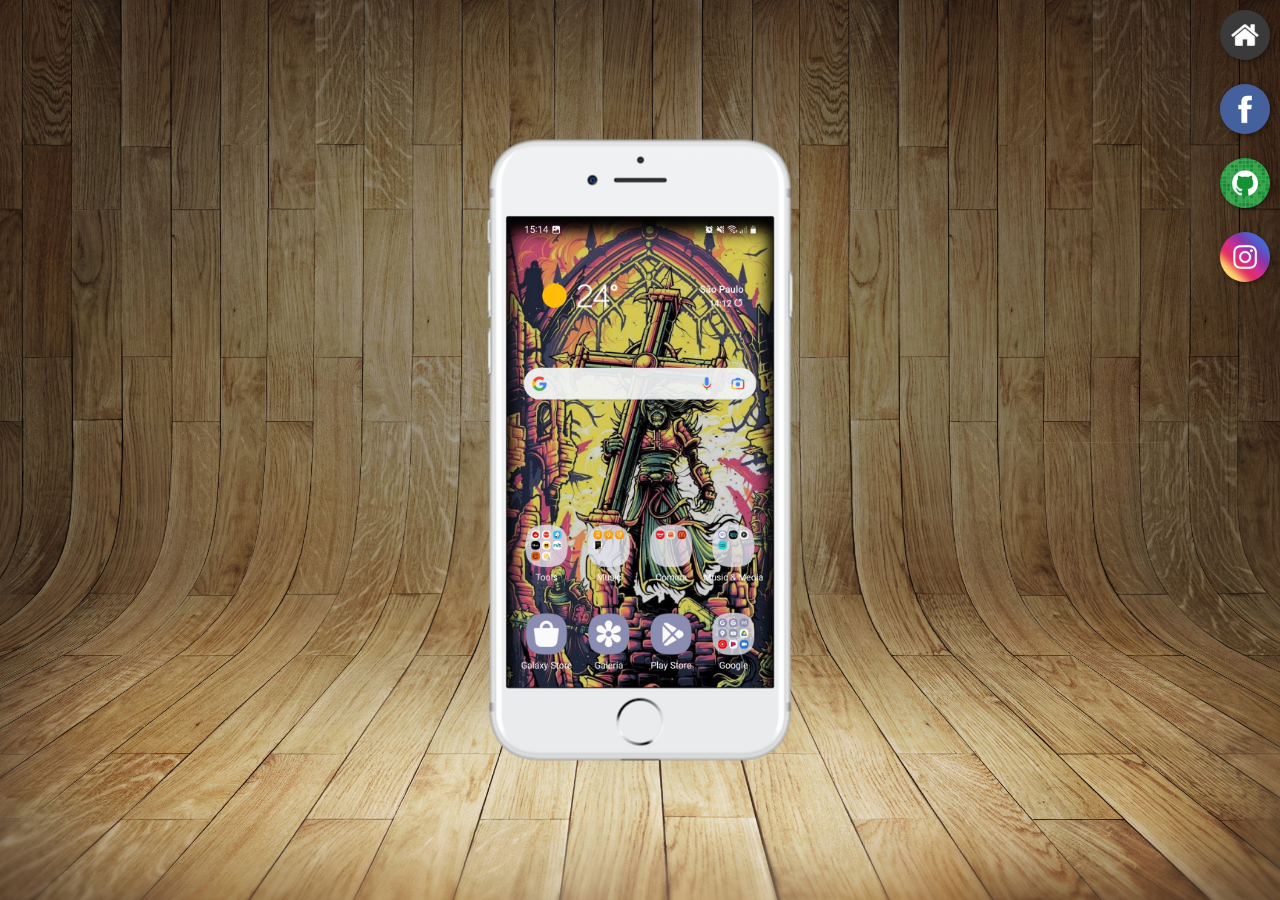
<file: index.html>
<!DOCTYPE html>
<html lang="pt-br">
<head>
    <meta charset="UTF-8">
    <meta http-equiv="X-UA-Compatible" content="IE=edge">
    <meta name="viewport" content="width=device-width, initial-scale=1.0">
    <link rel="shortcut icon" href="favicon.ico" type="image/x-icon">
    <link rel="stylesheet" href="estilos/style.css">
    <title>Projetos Redes Sociais</title>
</head>
<body>
    <main>
        <section id="telefone">
            <iframe src="home.html" name="tela" id="tela" frameborder="0">
                Seu Navegador não é compatível com isso.
            </iframe>
        </section>
        <section id="redes-sociais">
            <a href="home.html" target="tela"><img src="imagens/logo-home.jpg" alt="Home"></a><br>
            <!--<a href="youtube.html" target="tela"><img src="imagens/logo-youtube.jpg" alt="YouTube"></a><br>-->
            <a href="facebook.html" target="tela"><img src="imagens/logo-facebook.jpg" alt="Facebook"></a><br>
            <a href="github.html" target="tela"><img src="imagens/logo-github.jpg" alt="GitHub"></a><br>
            <a href="instagram.html" target="tela"><img src="imagens/logo-instagram.jpg" alt="Instagram"></a><br>
            <!--<a href="twitter.html" target="tela"><img src="imagens/logo-twitter.jpg" alt="Twitter"></a>-->
        </section>
    </main>
</body>
</html>
</file>
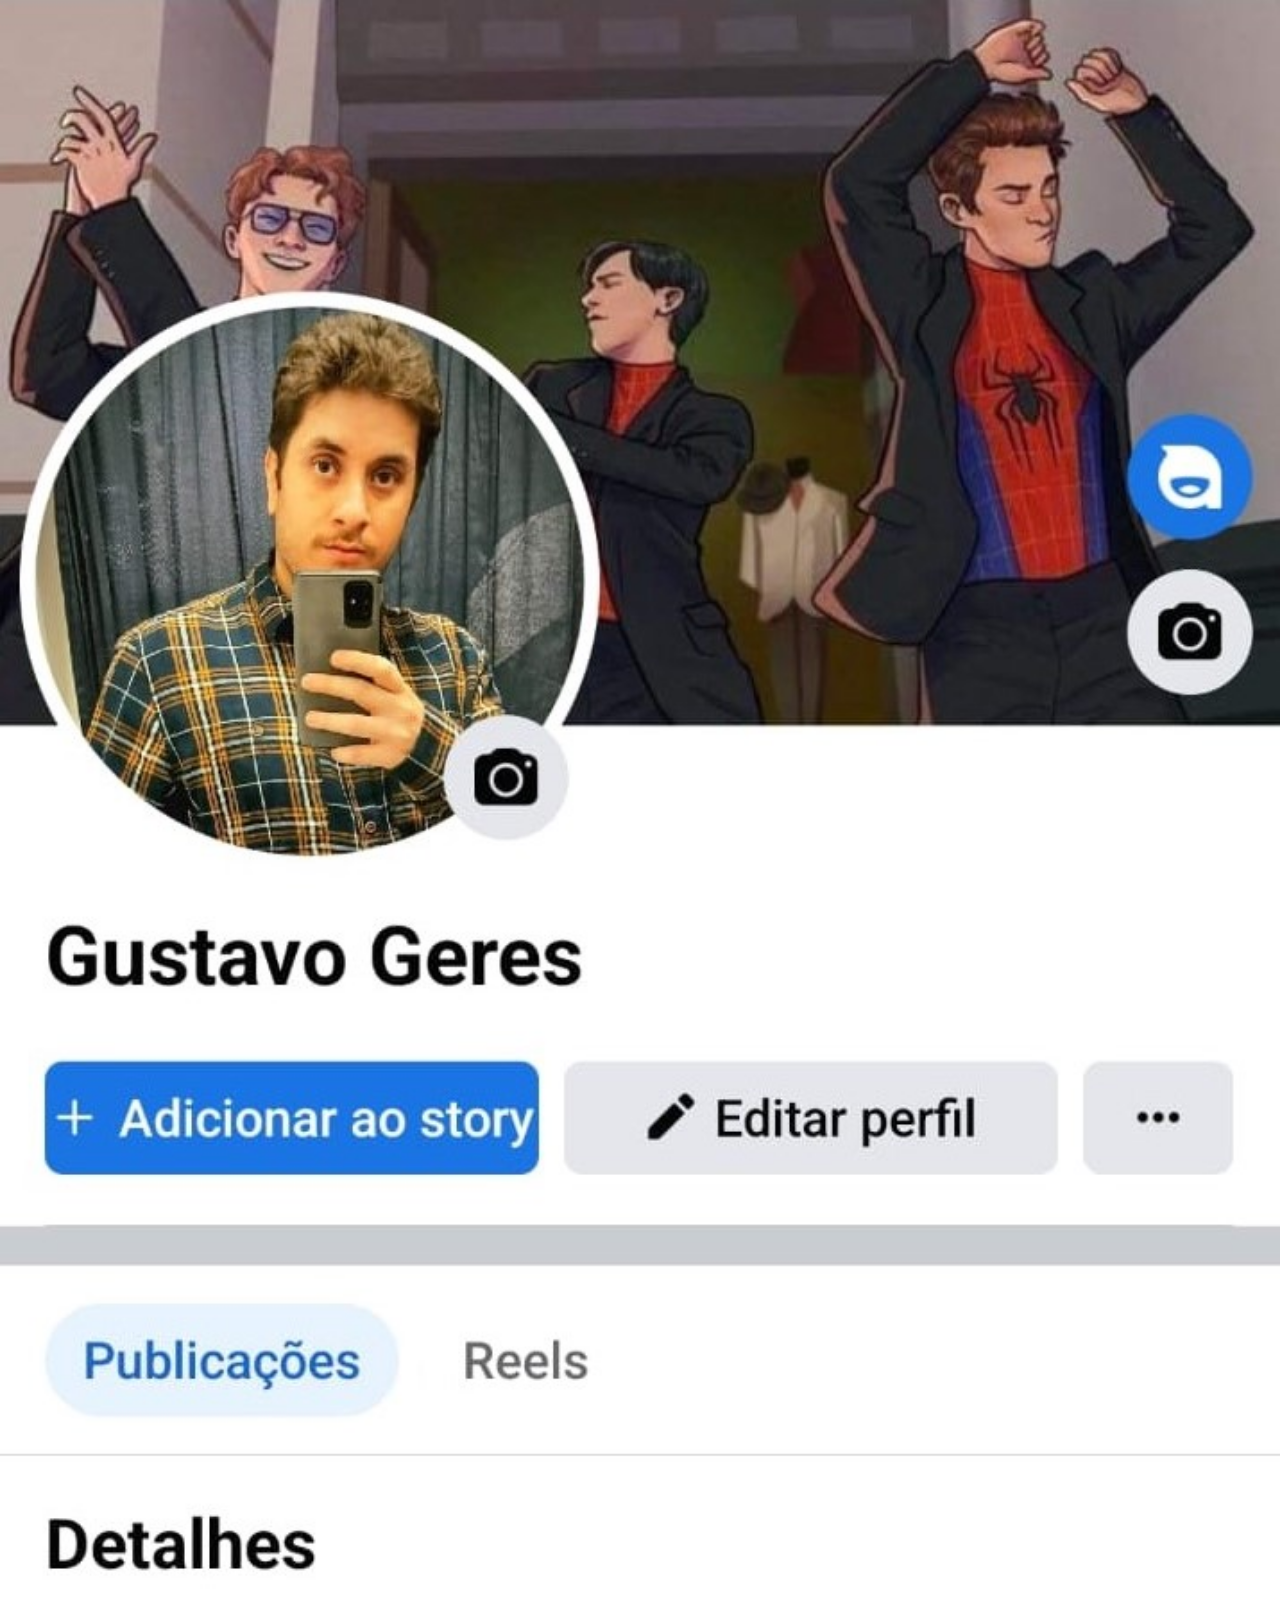
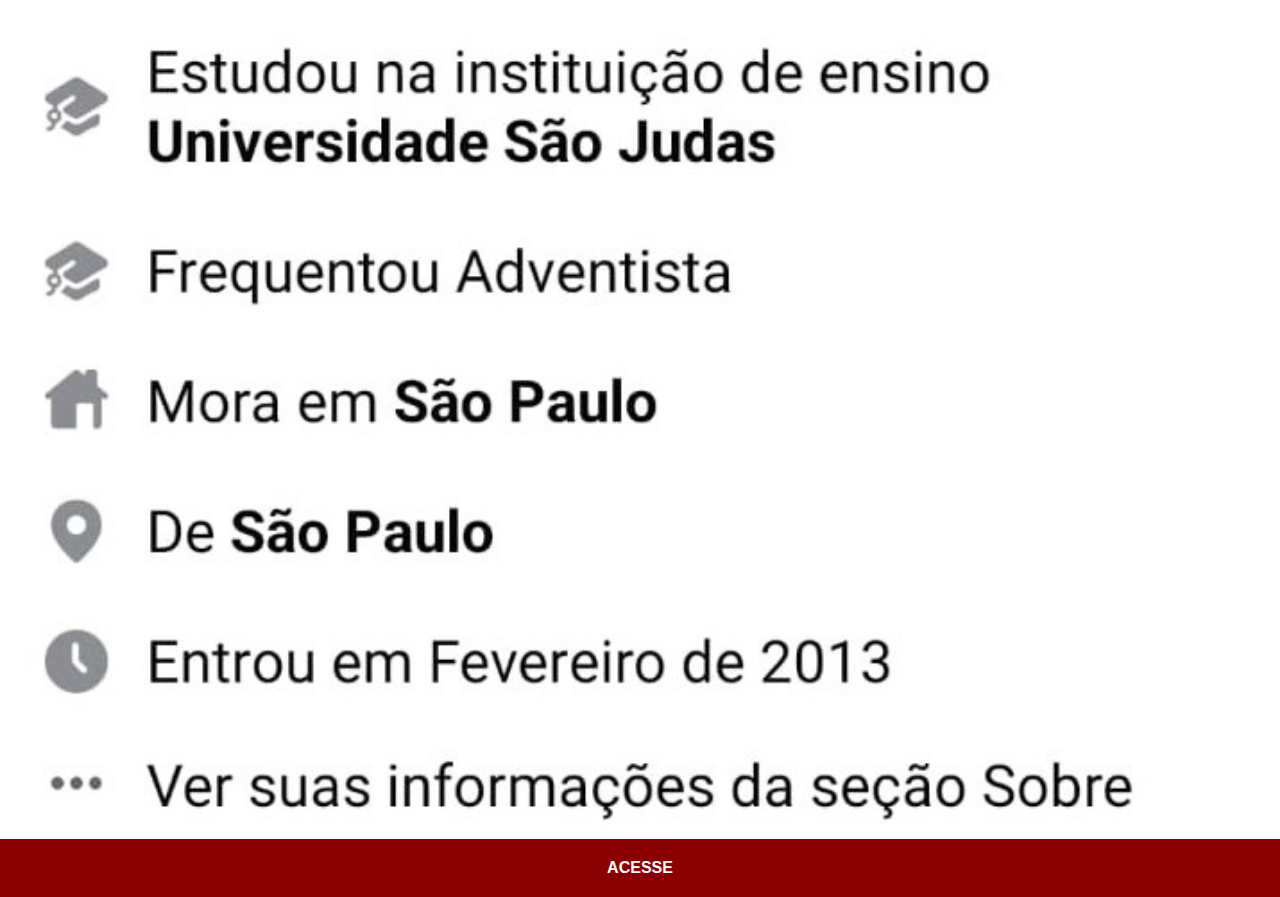
<file: facebook.html>
<!DOCTYPE html>
<html lang="pt-br">
<head>
    <meta charset="UTF-8">
    <meta http-equiv="X-UA-Compatible" content="IE=edge">
    <meta name="viewport" content="width=device-width, initial-scale=1.0">
    <title>Facebook</title>
    <link rel="stylesheet" href="estilos/social.css">
</head>
<body>
    <img src="imagens/Facebook.jpeg" alt="Facebook">
    <a href="https://www.facebook.com/gustavojorge.geres/" target="_blank">ACESSE</a>
</body>
</html>
</file>
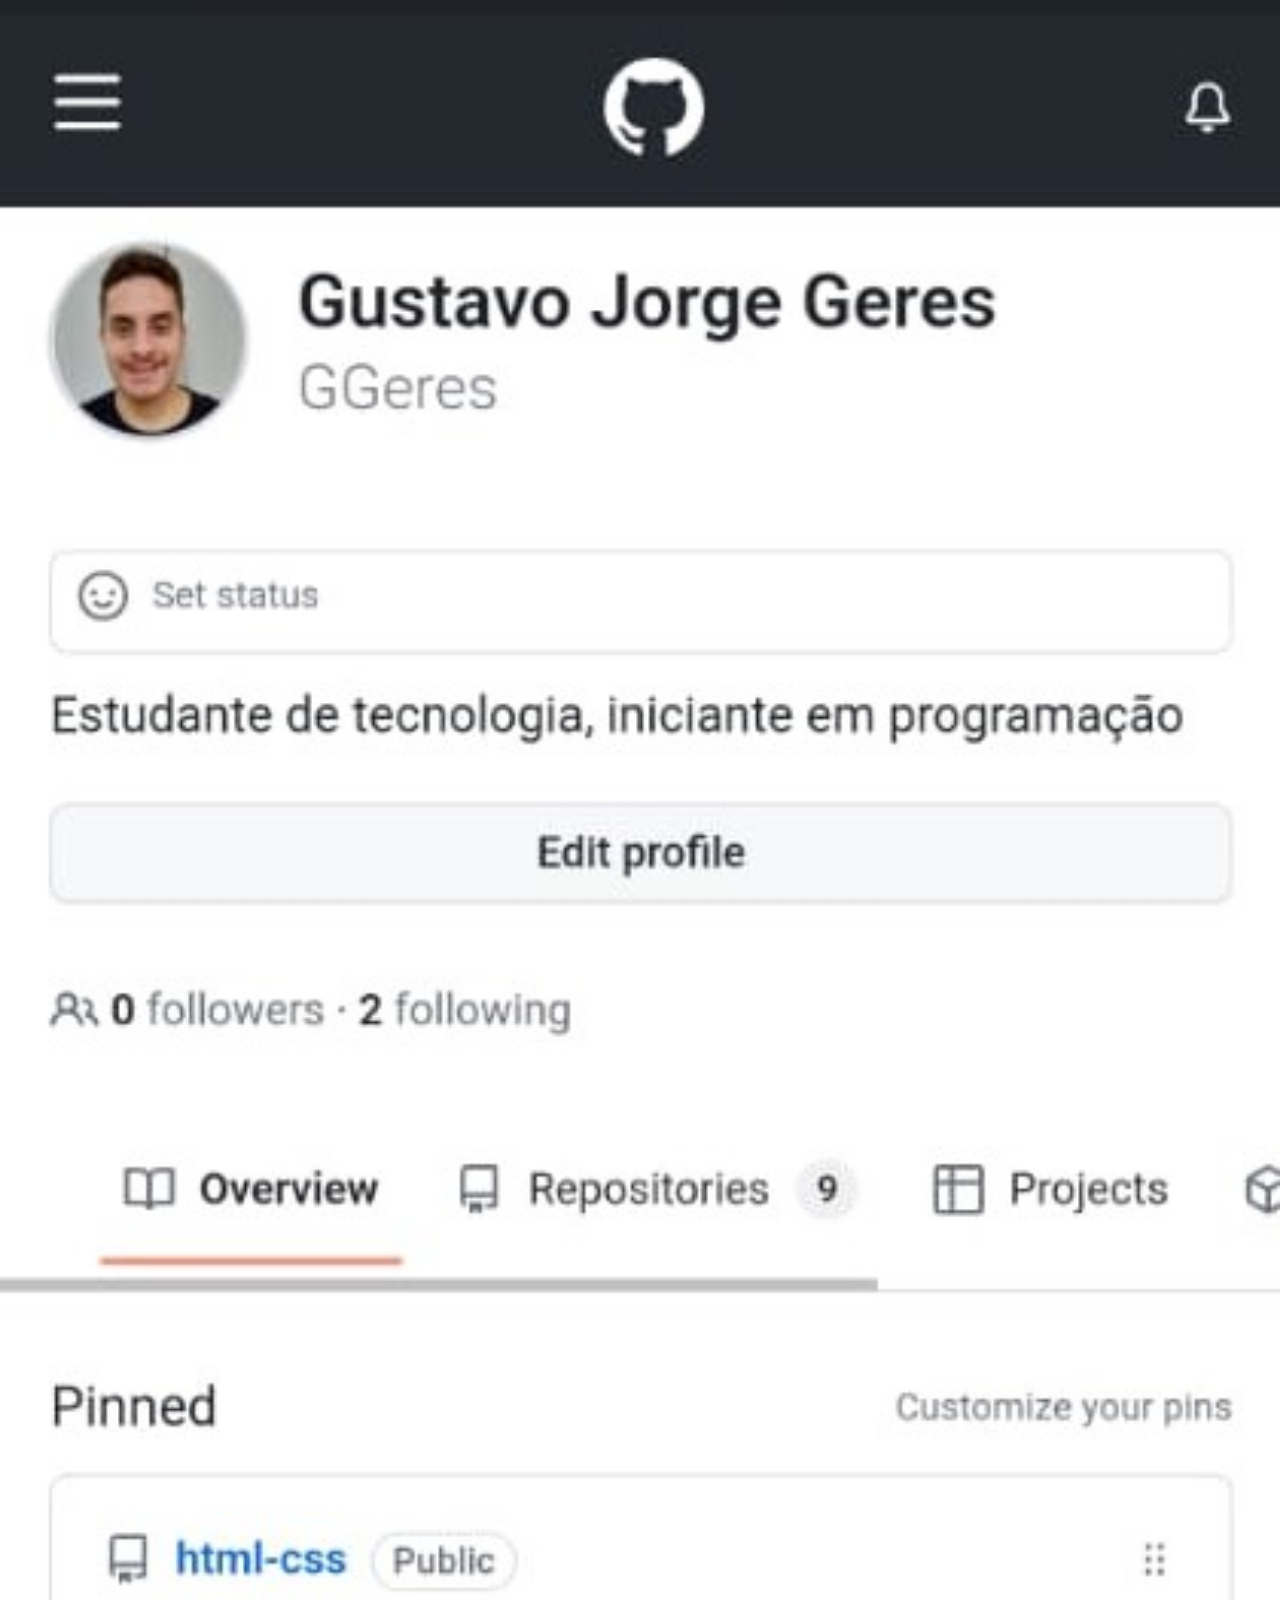
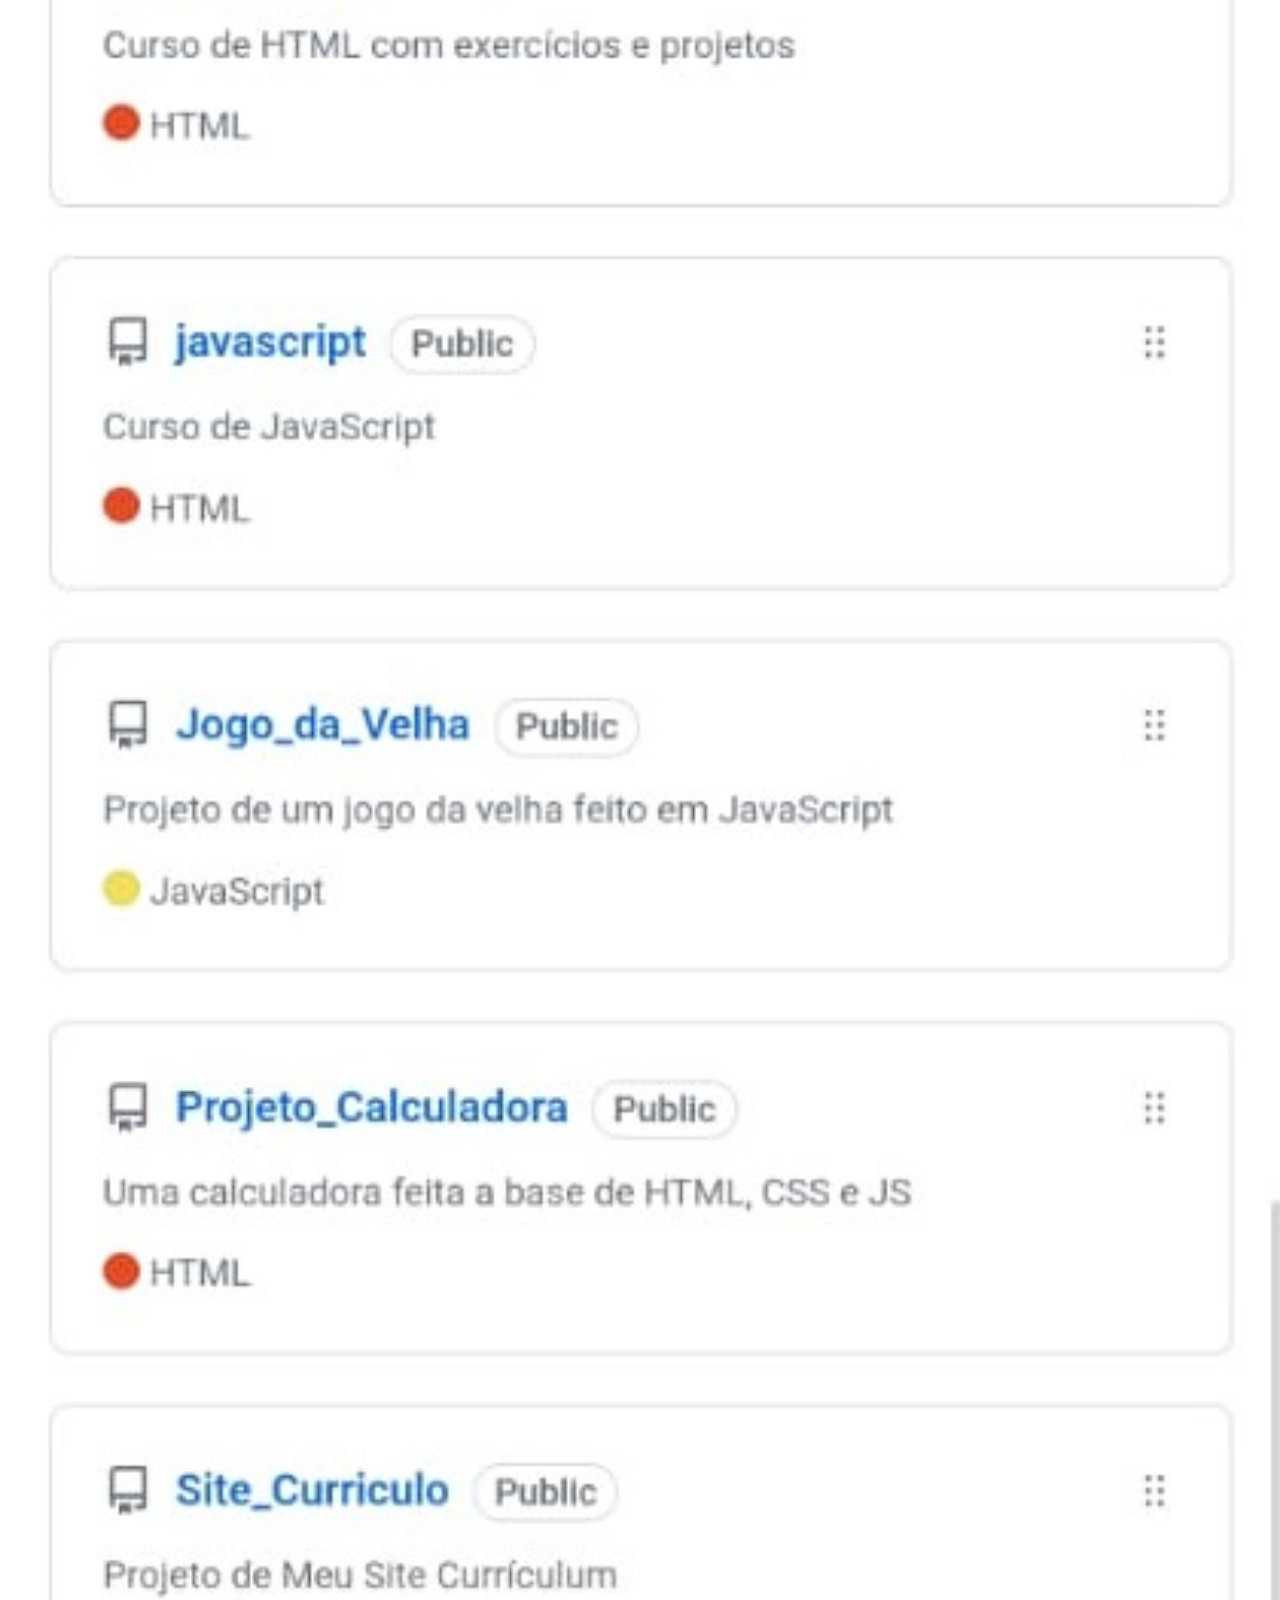
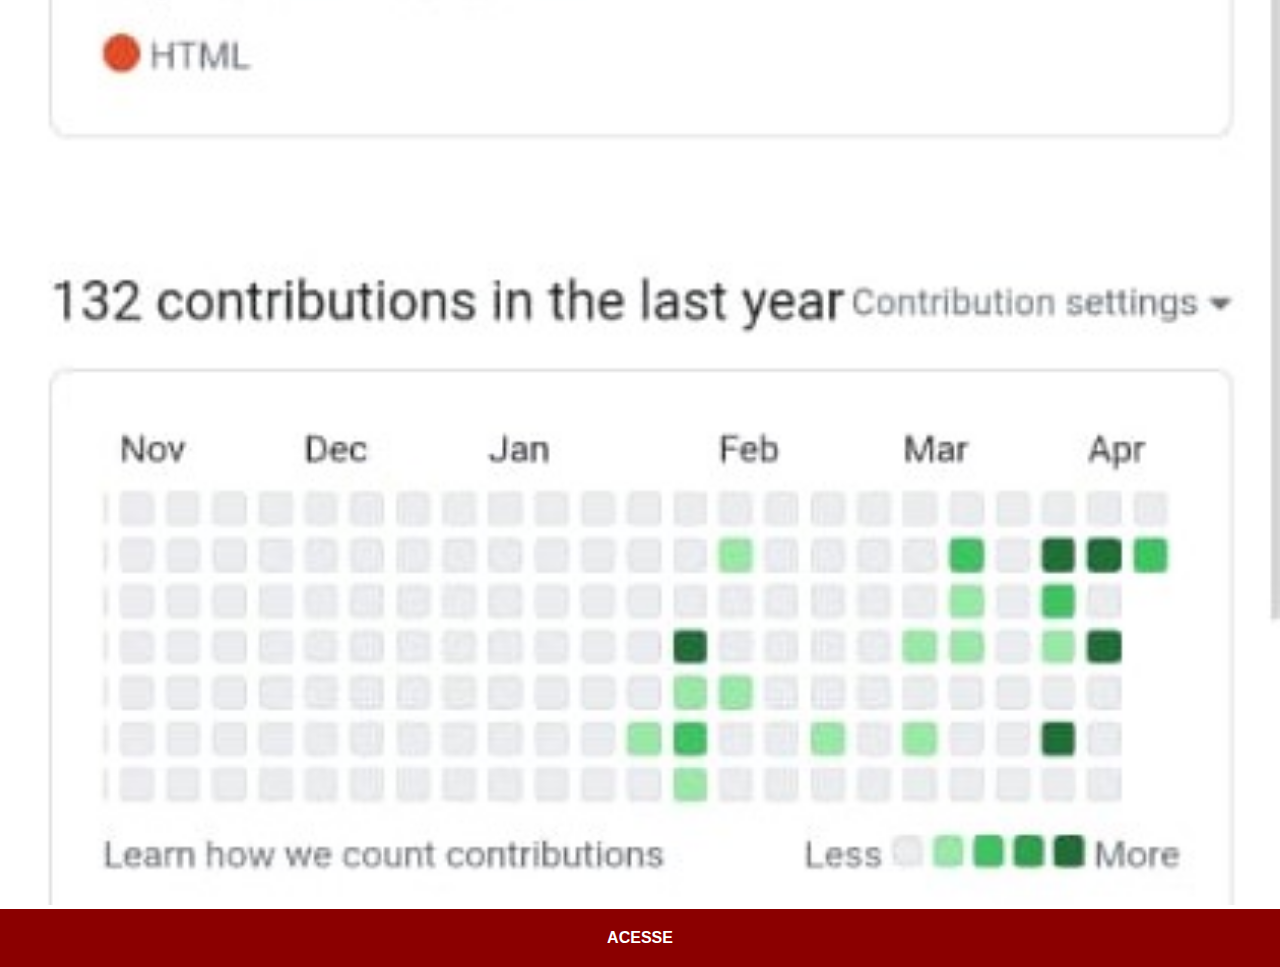
<file: github.html>
<!DOCTYPE html>
<html lang="pt-br">
<head>
    <meta charset="UTF-8">
    <meta http-equiv="X-UA-Compatible" content="IE=edge">
    <meta name="viewport" content="width=device-width, initial-scale=1.0">
    <title>GitHub</title>
    <link rel="stylesheet" href="estilos/social.css">
</head>
<body>
    <img src="imagens/Github.jpeg" alt="GitHub">
    <a href="https://github.com/GGeres" target="_blank">ACESSE</a>
</body>
</html>
</file>
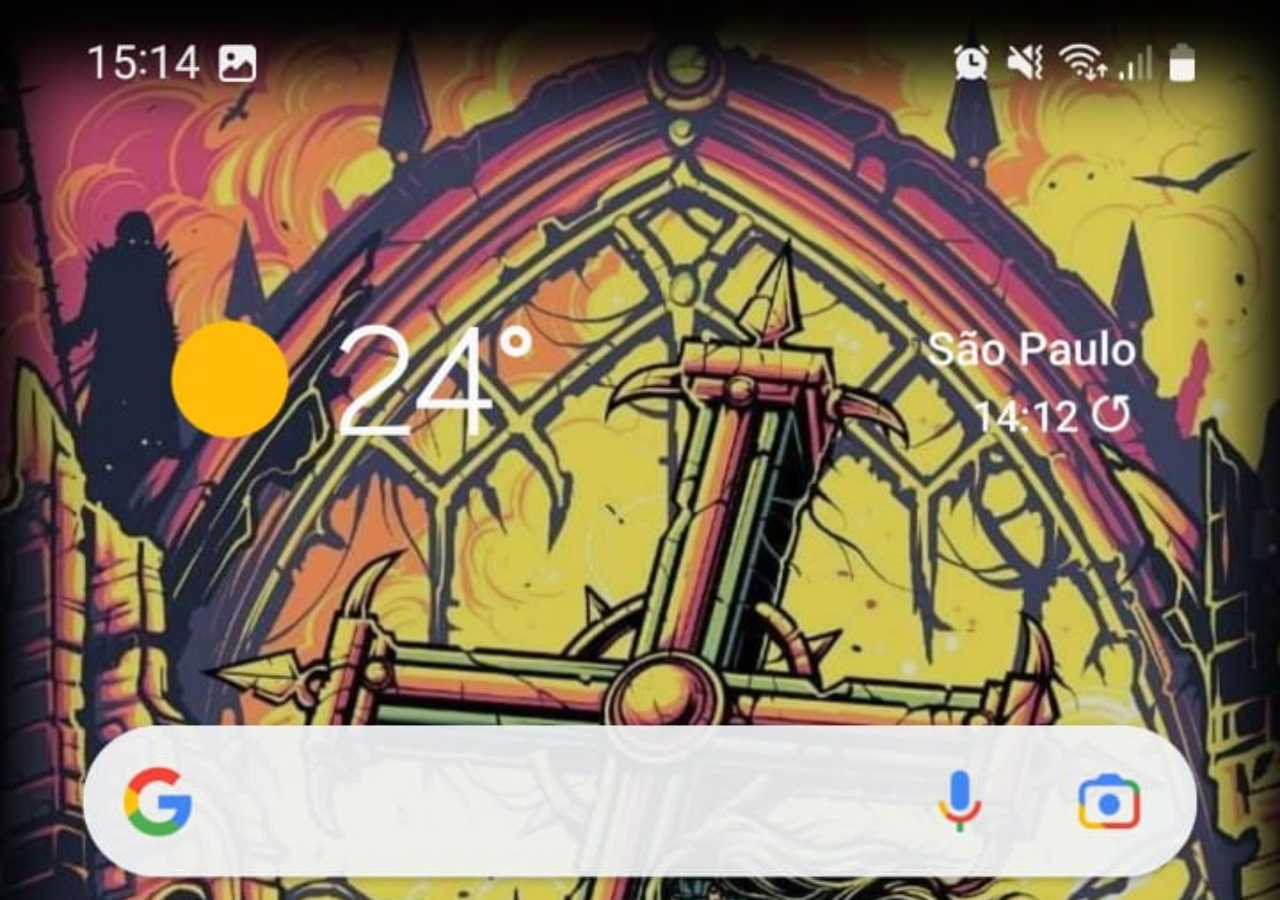
<file: home.html>
<!DOCTYPE html>
<html lang="pt-br">
<head>
    <meta charset="UTF-8">
    <meta http-equiv="X-UA-Compatible" content="IE=edge">
    <meta name="viewport" content="width=device-width, initial-scale=1.0">
    <title>Home</title>
</head>
<style>
    *{
        margin: 0px;
        padding: 0px;
    }

    body{
        width: 100vw;
        height: 100vh;
        background: black url('imagens/home.jpeg') no-repeat top center;
        background-size: cover;
    }

</style>
<body>
    
</body>
</html>
</file>
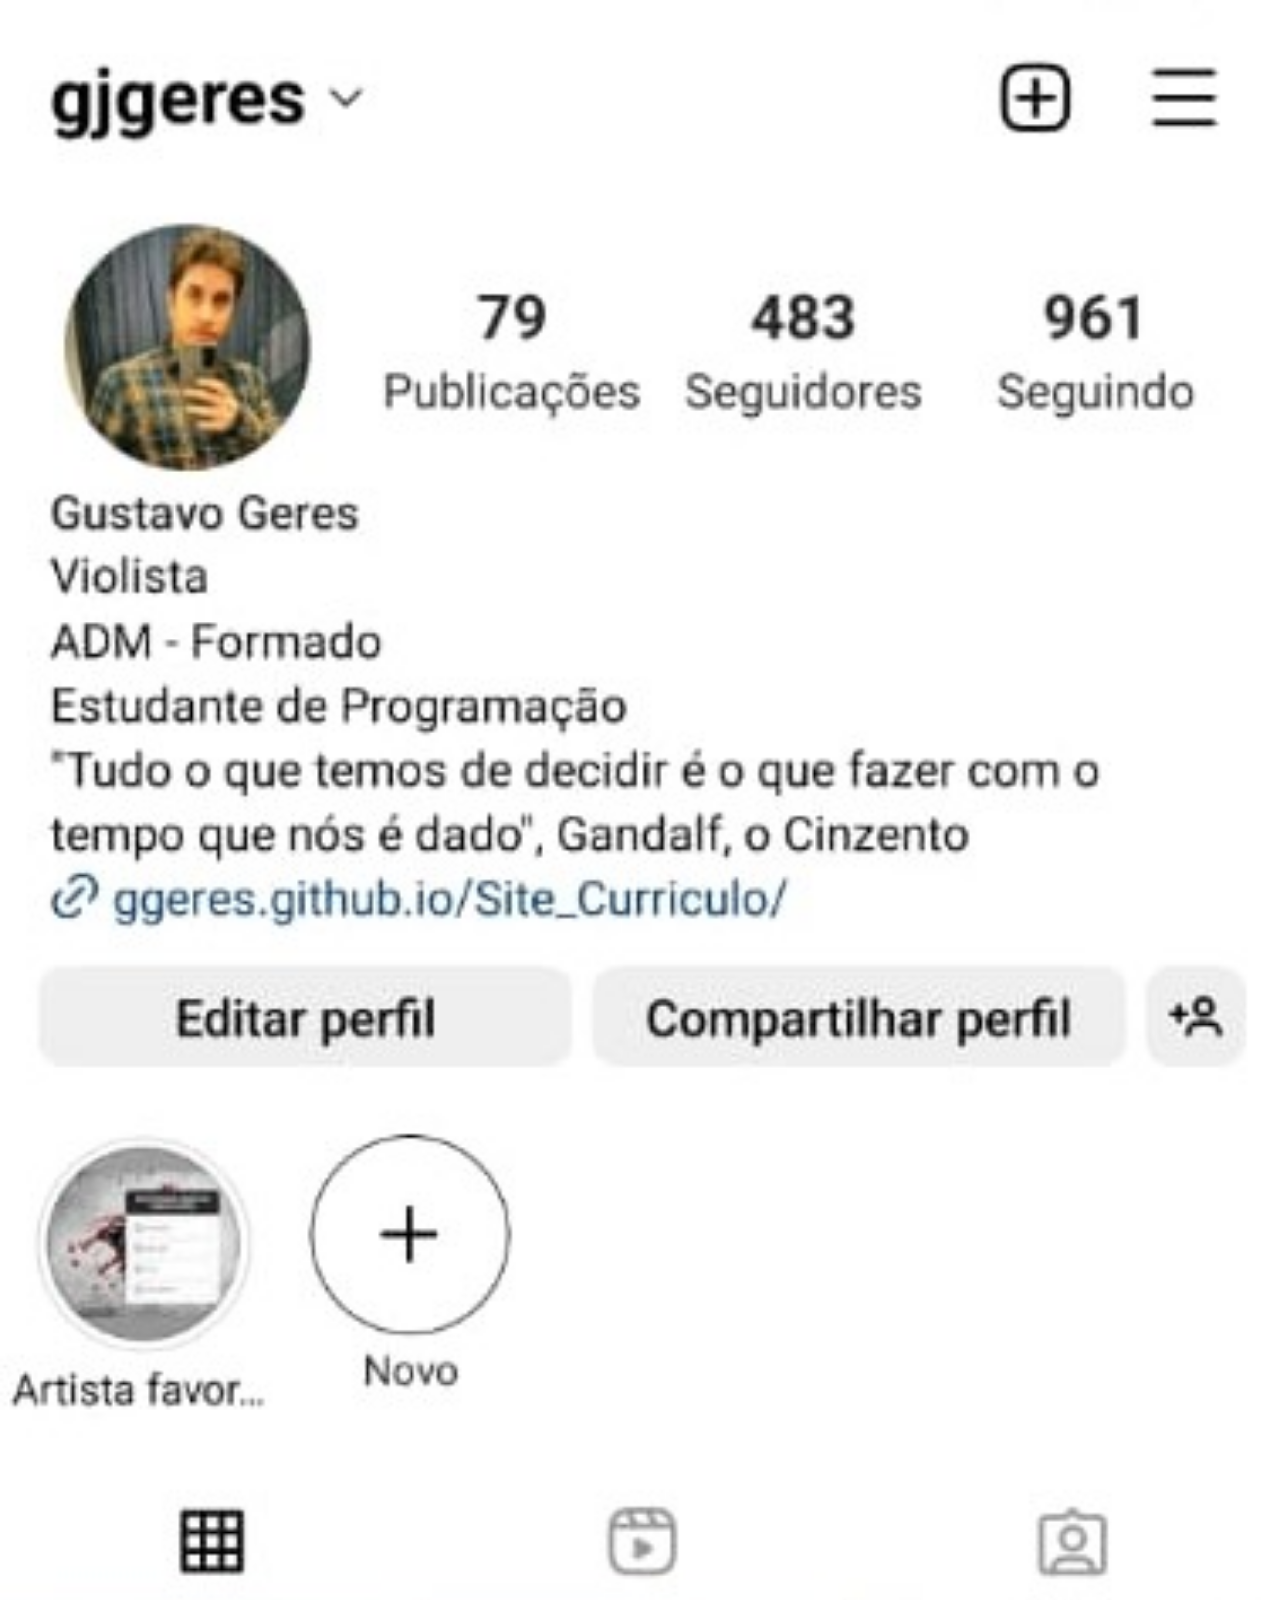
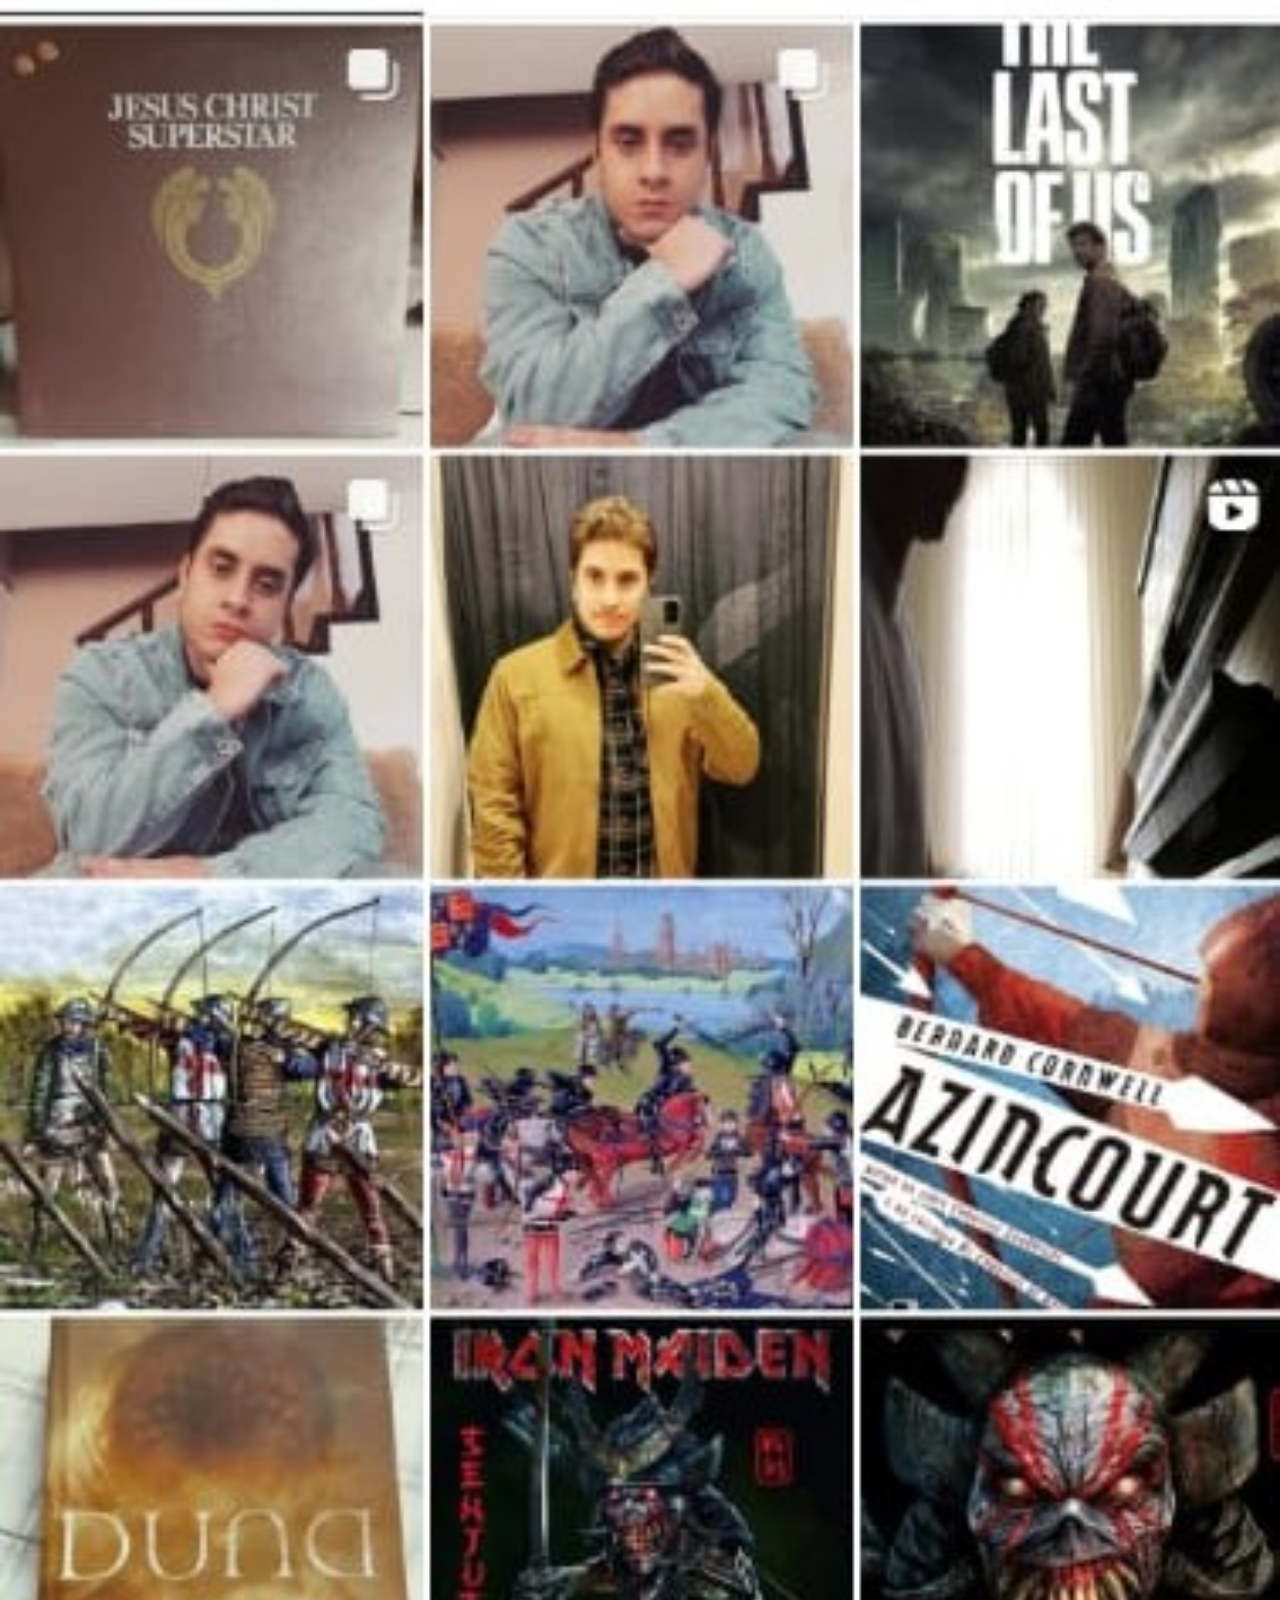
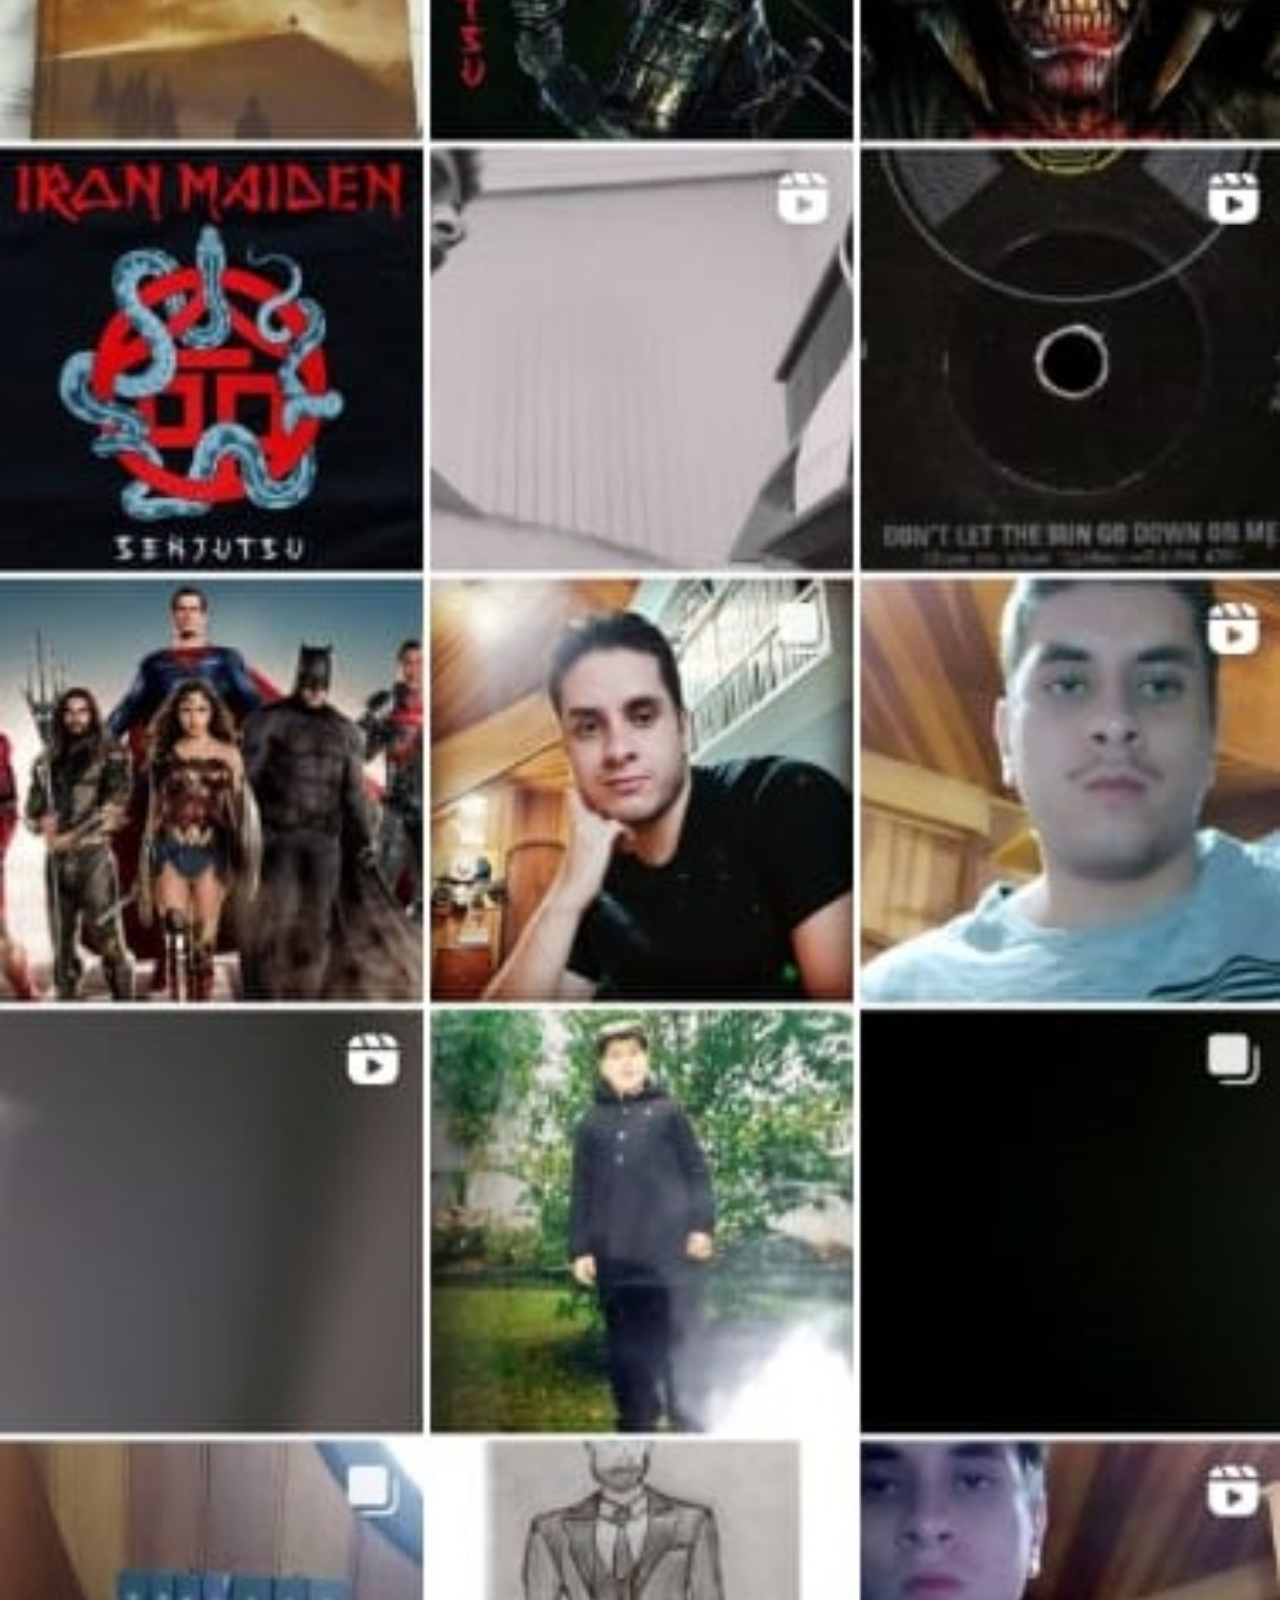
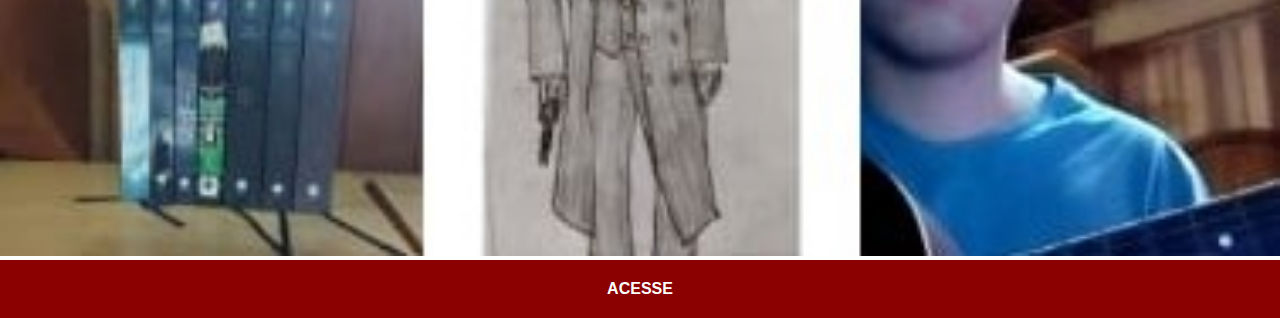
<file: instagram.html>
<!DOCTYPE html>
<html lang="pt-br">
<head>
    <meta charset="UTF-8">
    <meta http-equiv="X-UA-Compatible" content="IE=edge">
    <meta name="viewport" content="width=device-width, initial-scale=1.0">
    <title>Instagram</title>
    <link rel="stylesheet" href="estilos/social.css">
</head>
<body>
    <img src="imagens/Insta.jpeg" alt="Instagram">
    <a href="https://www.instagram.com/gjgeres/" target="_blank">ACESSE</a>
</body>
</html>
</file>
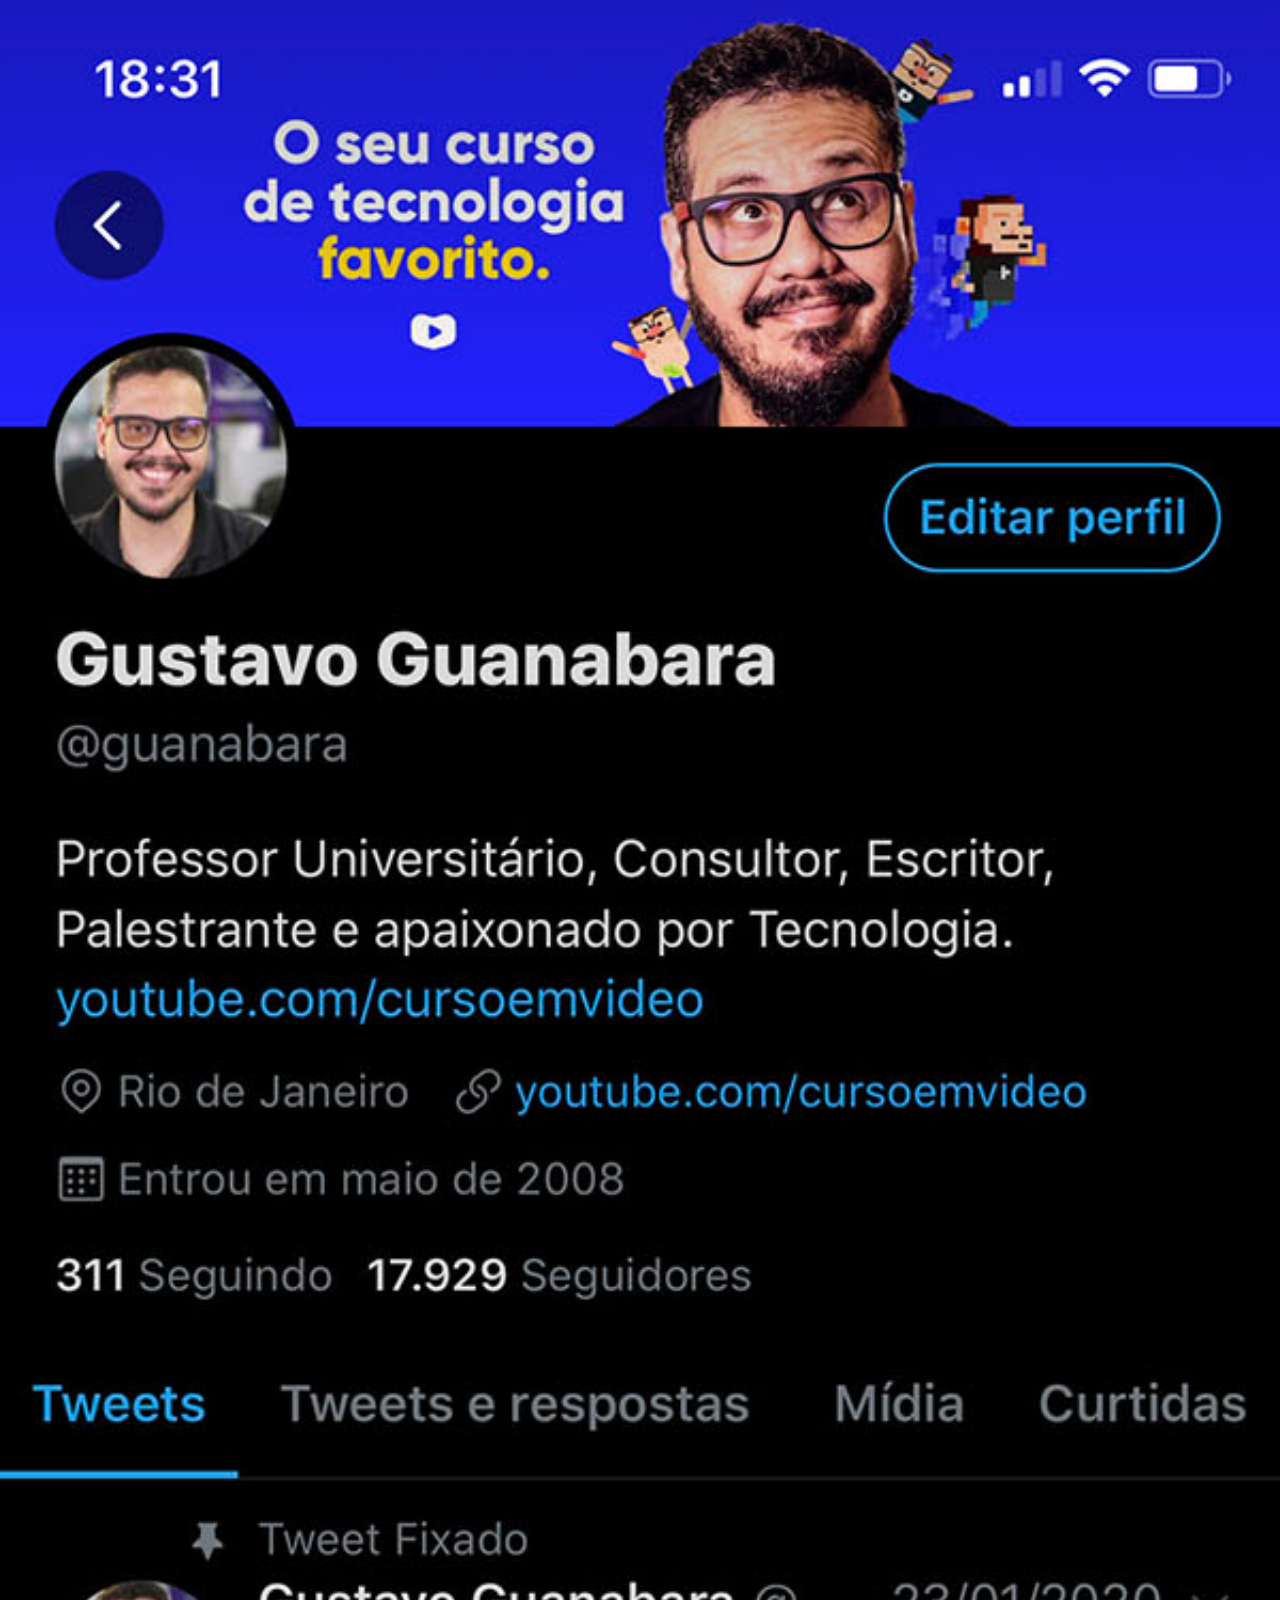
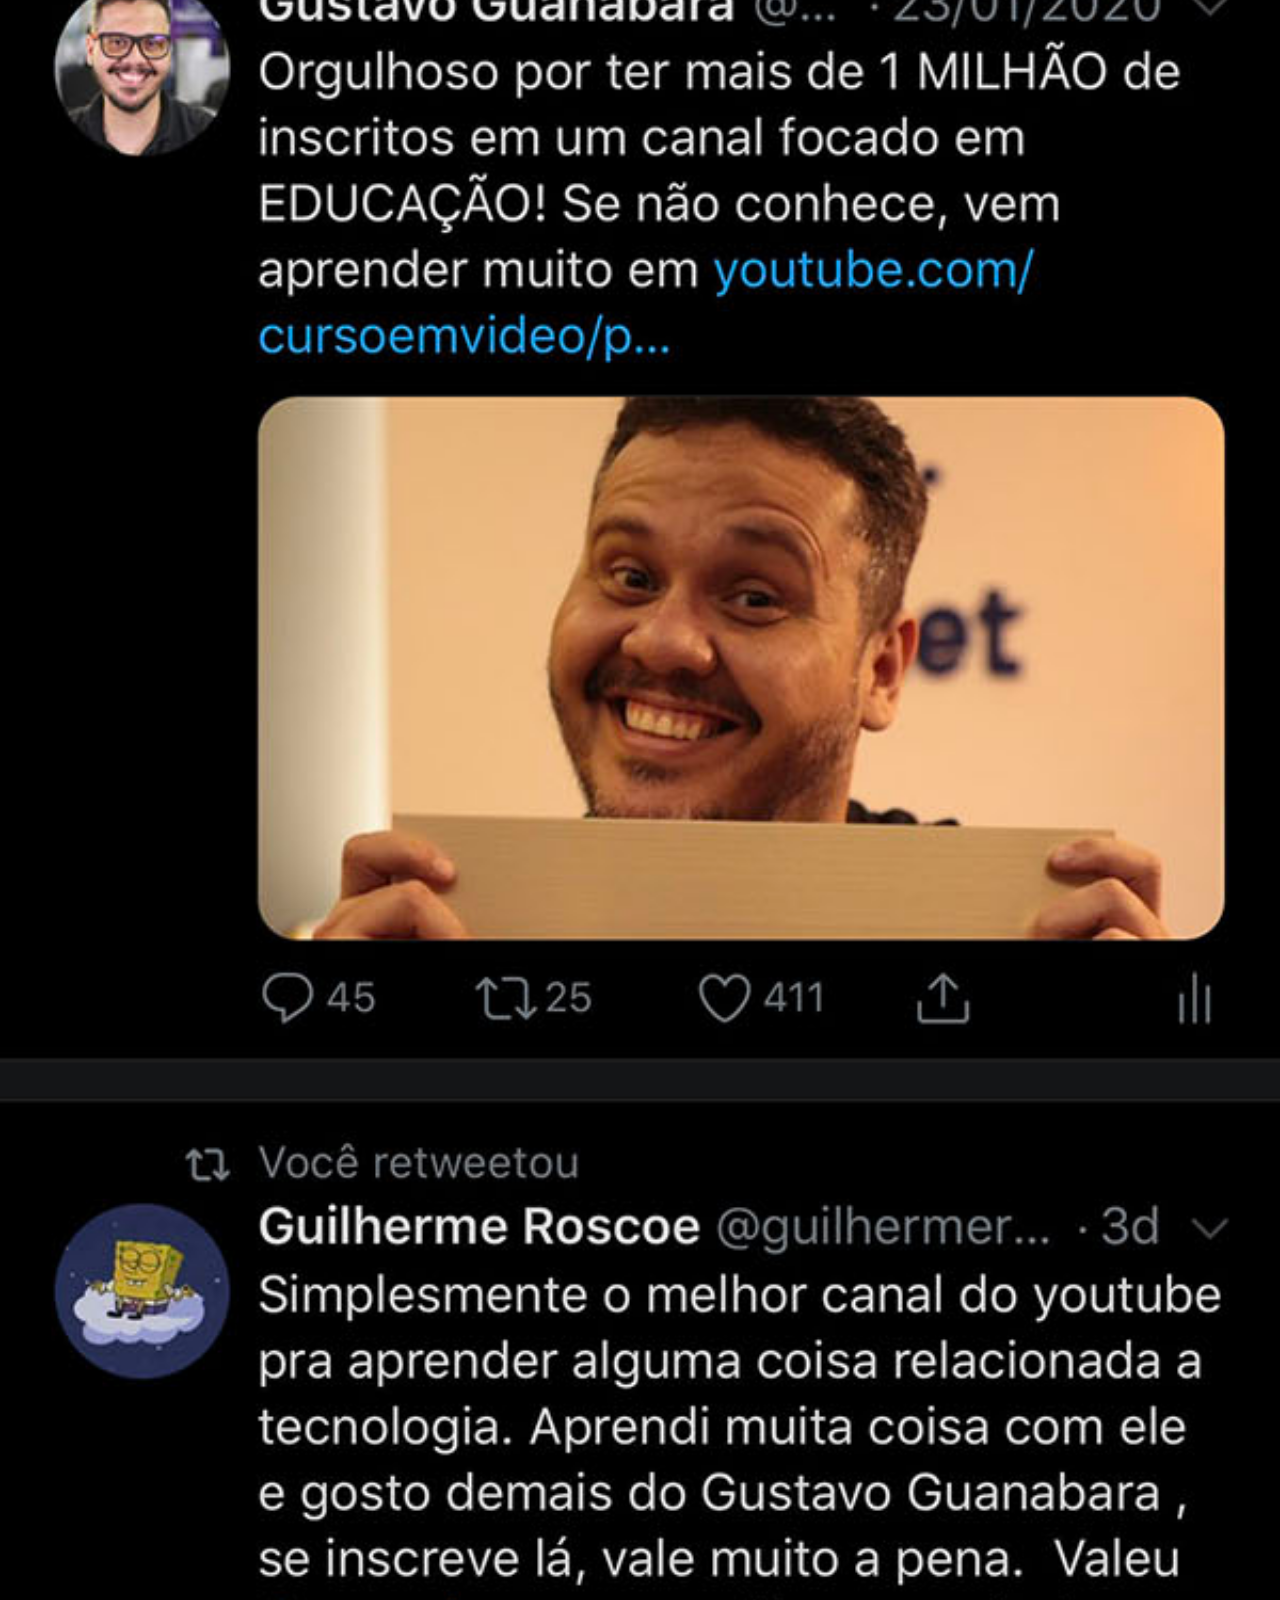
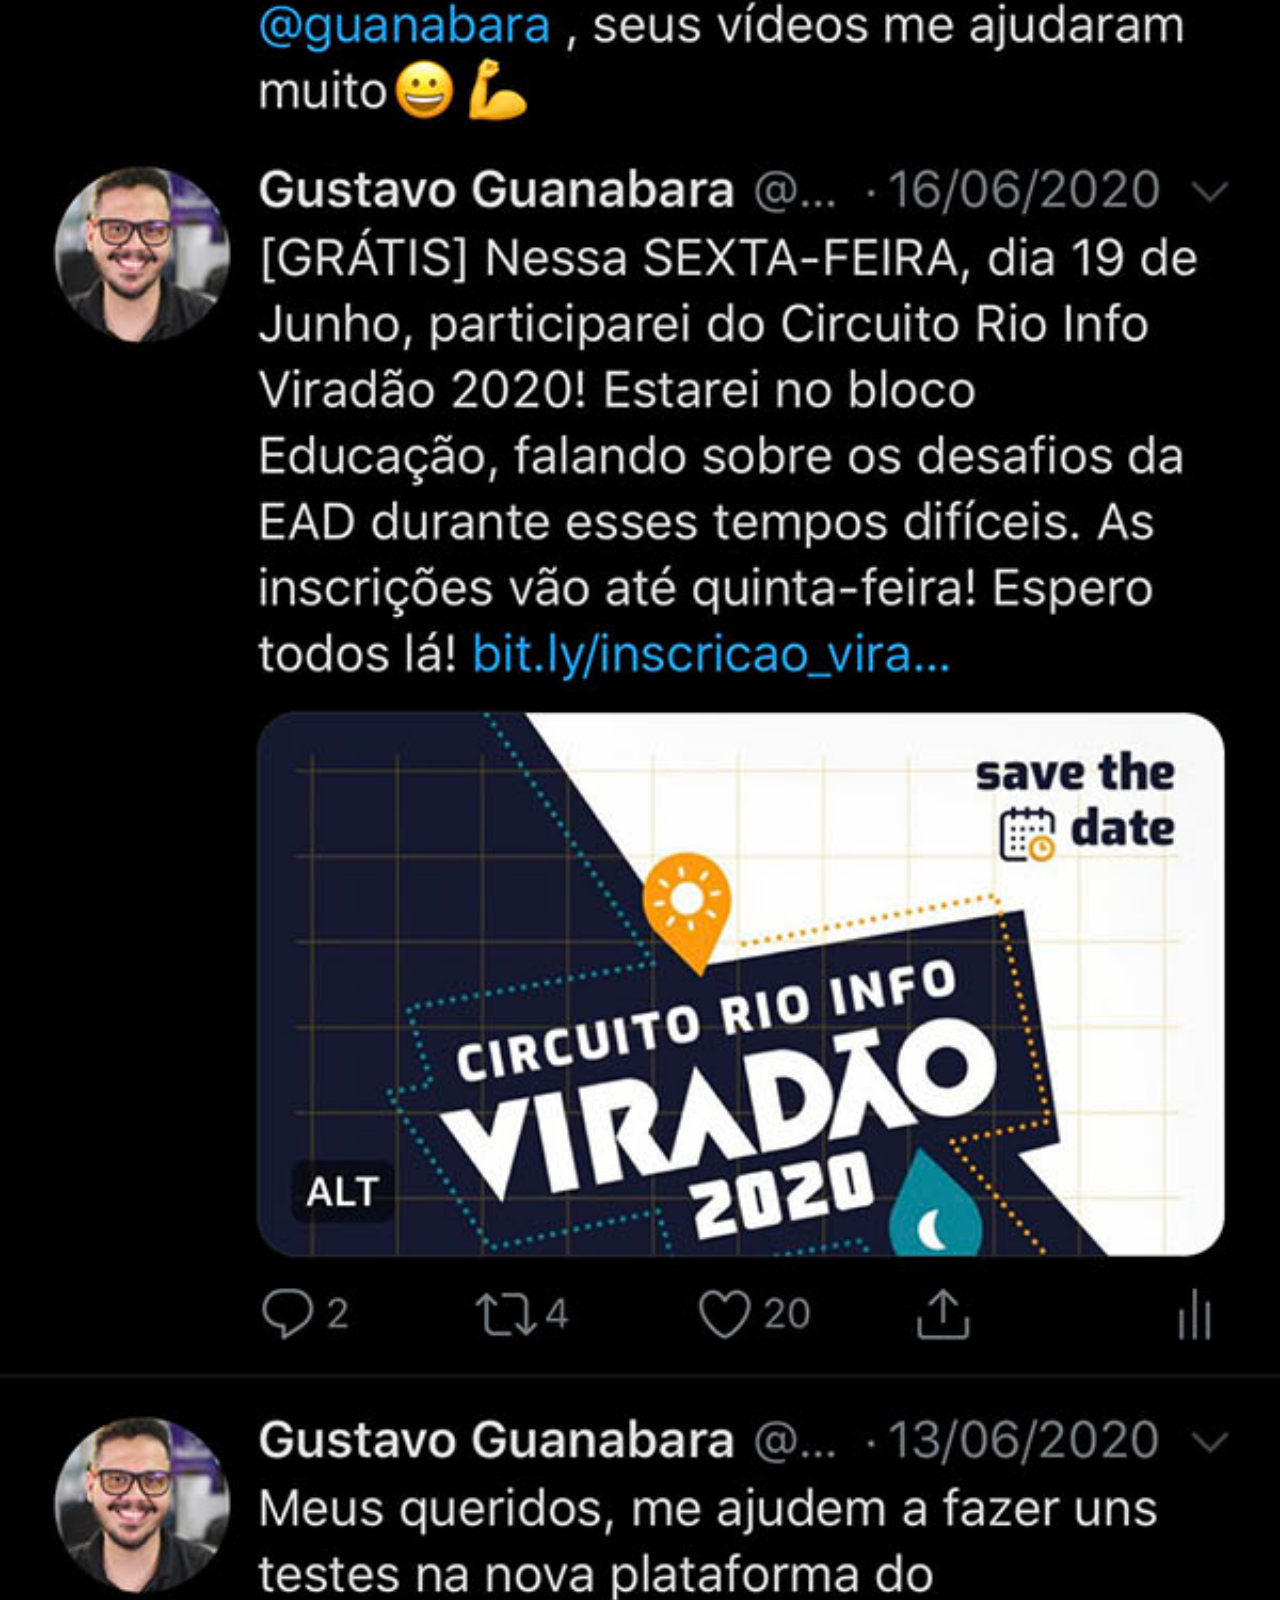
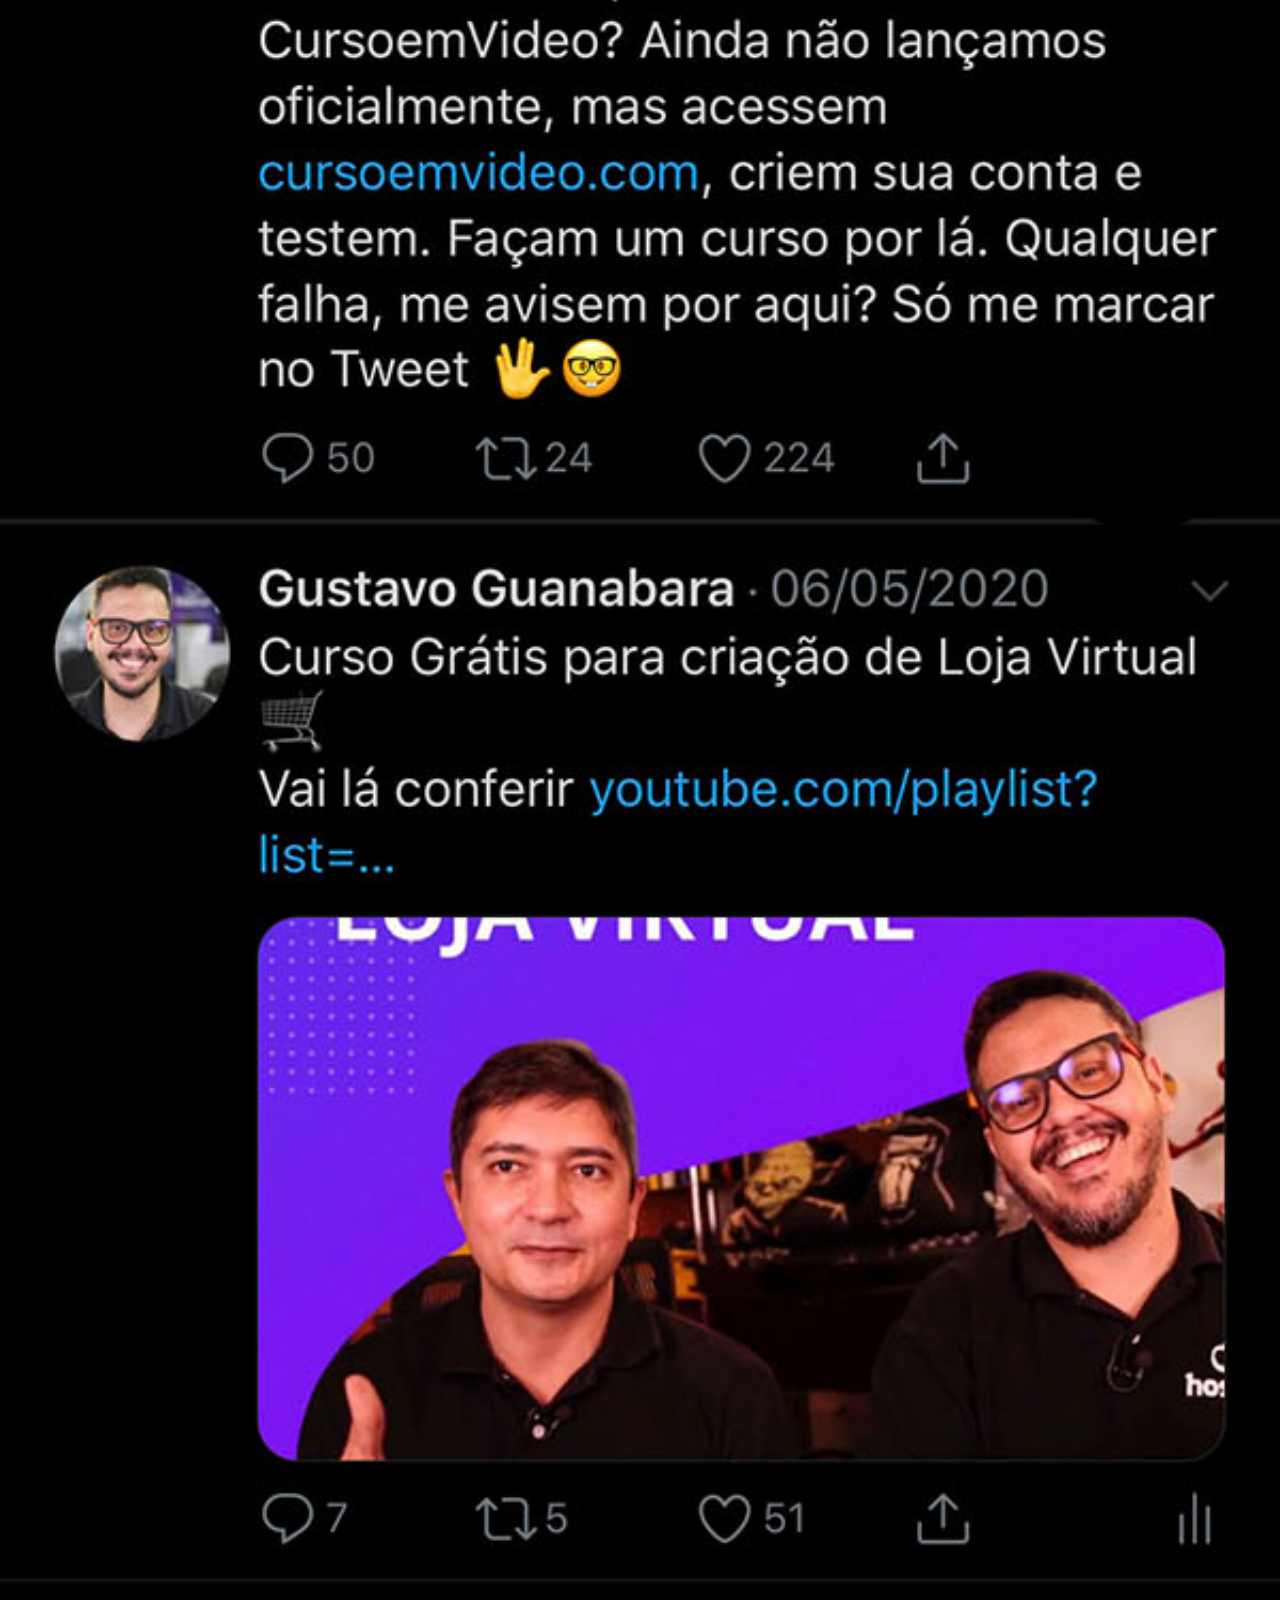
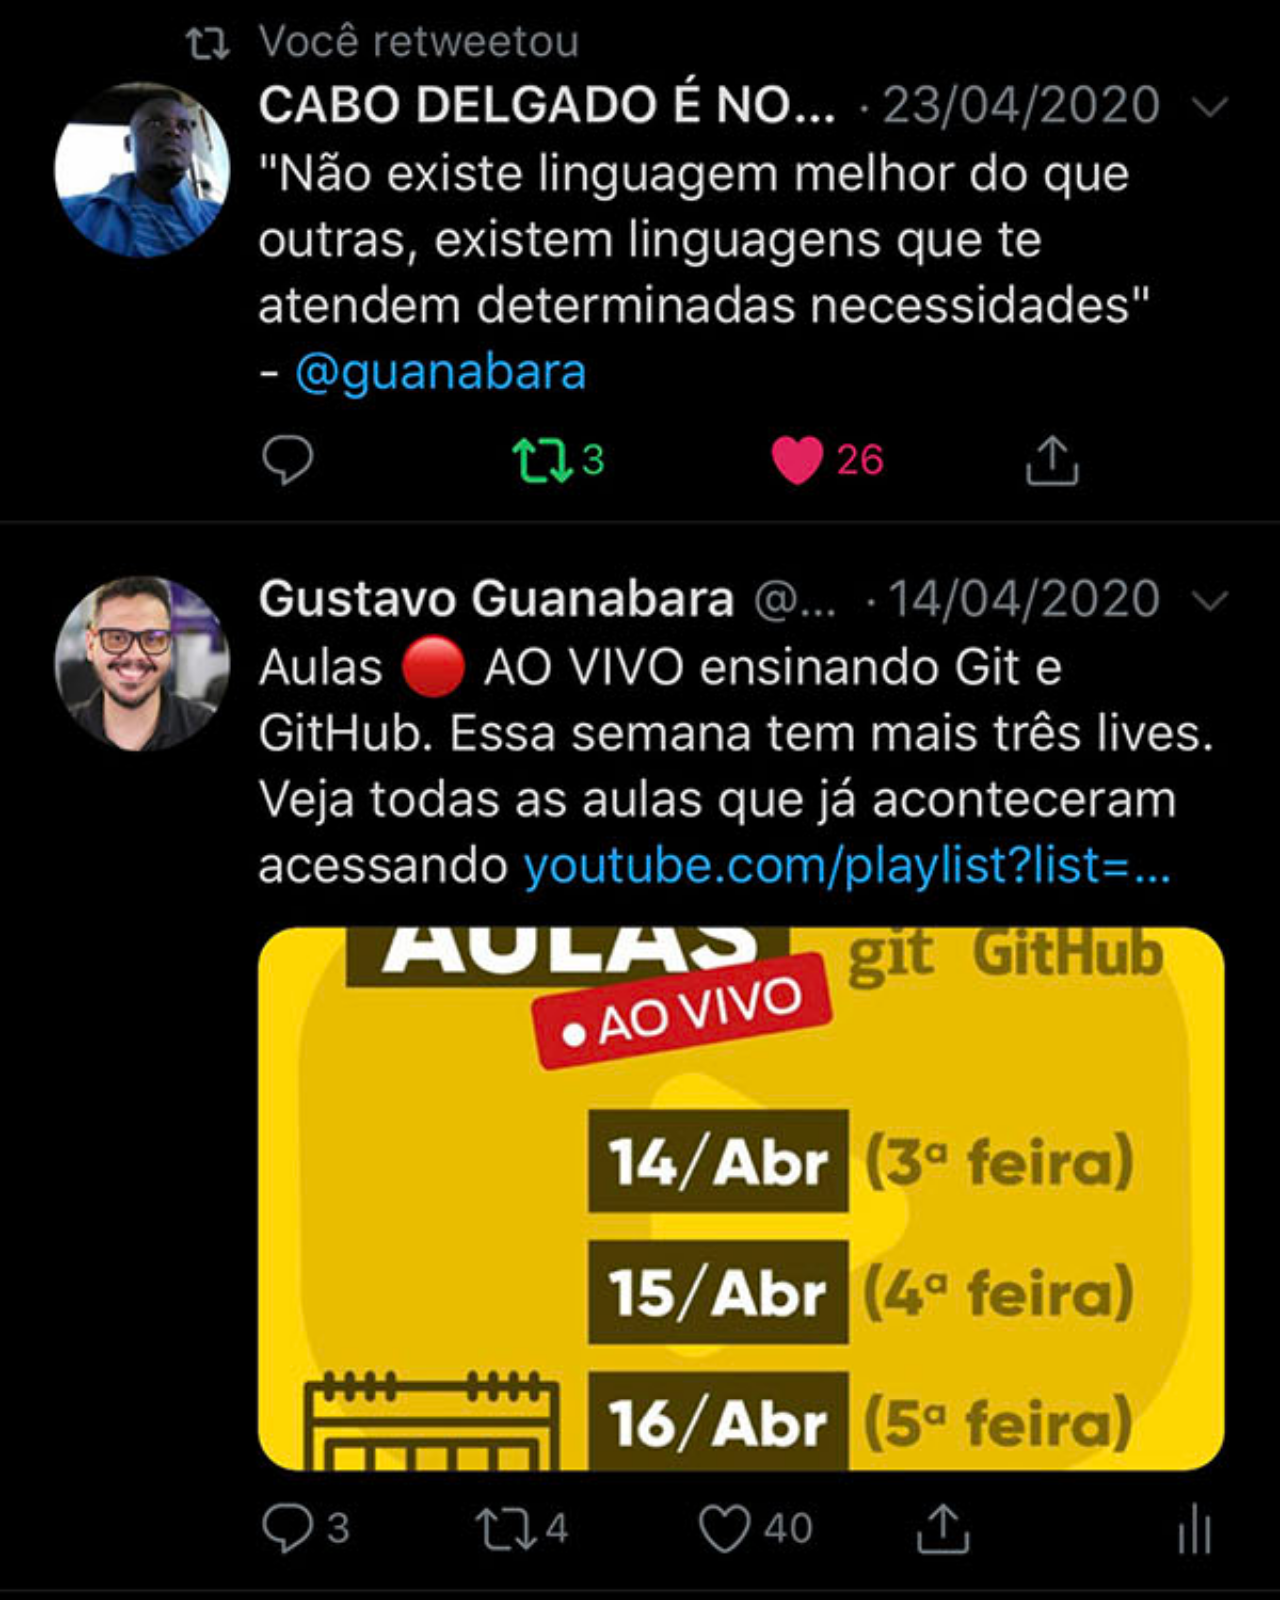
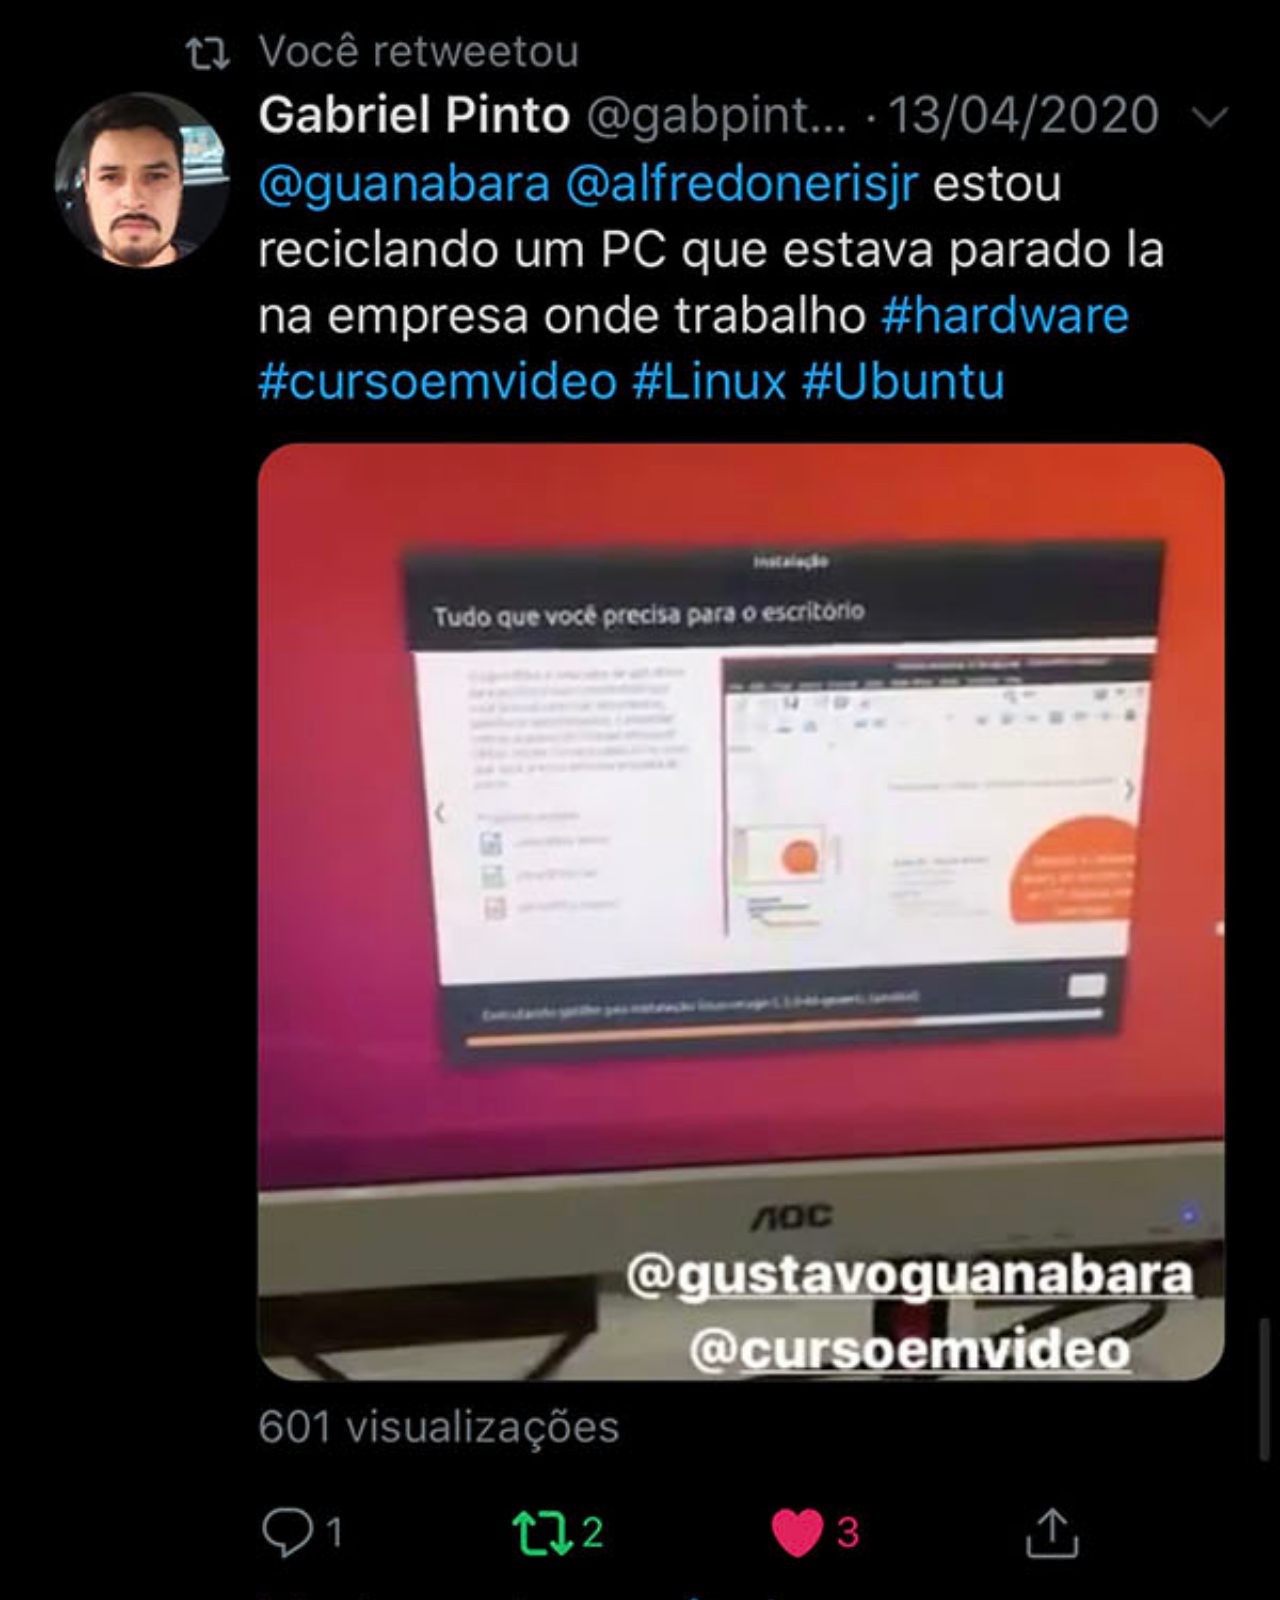
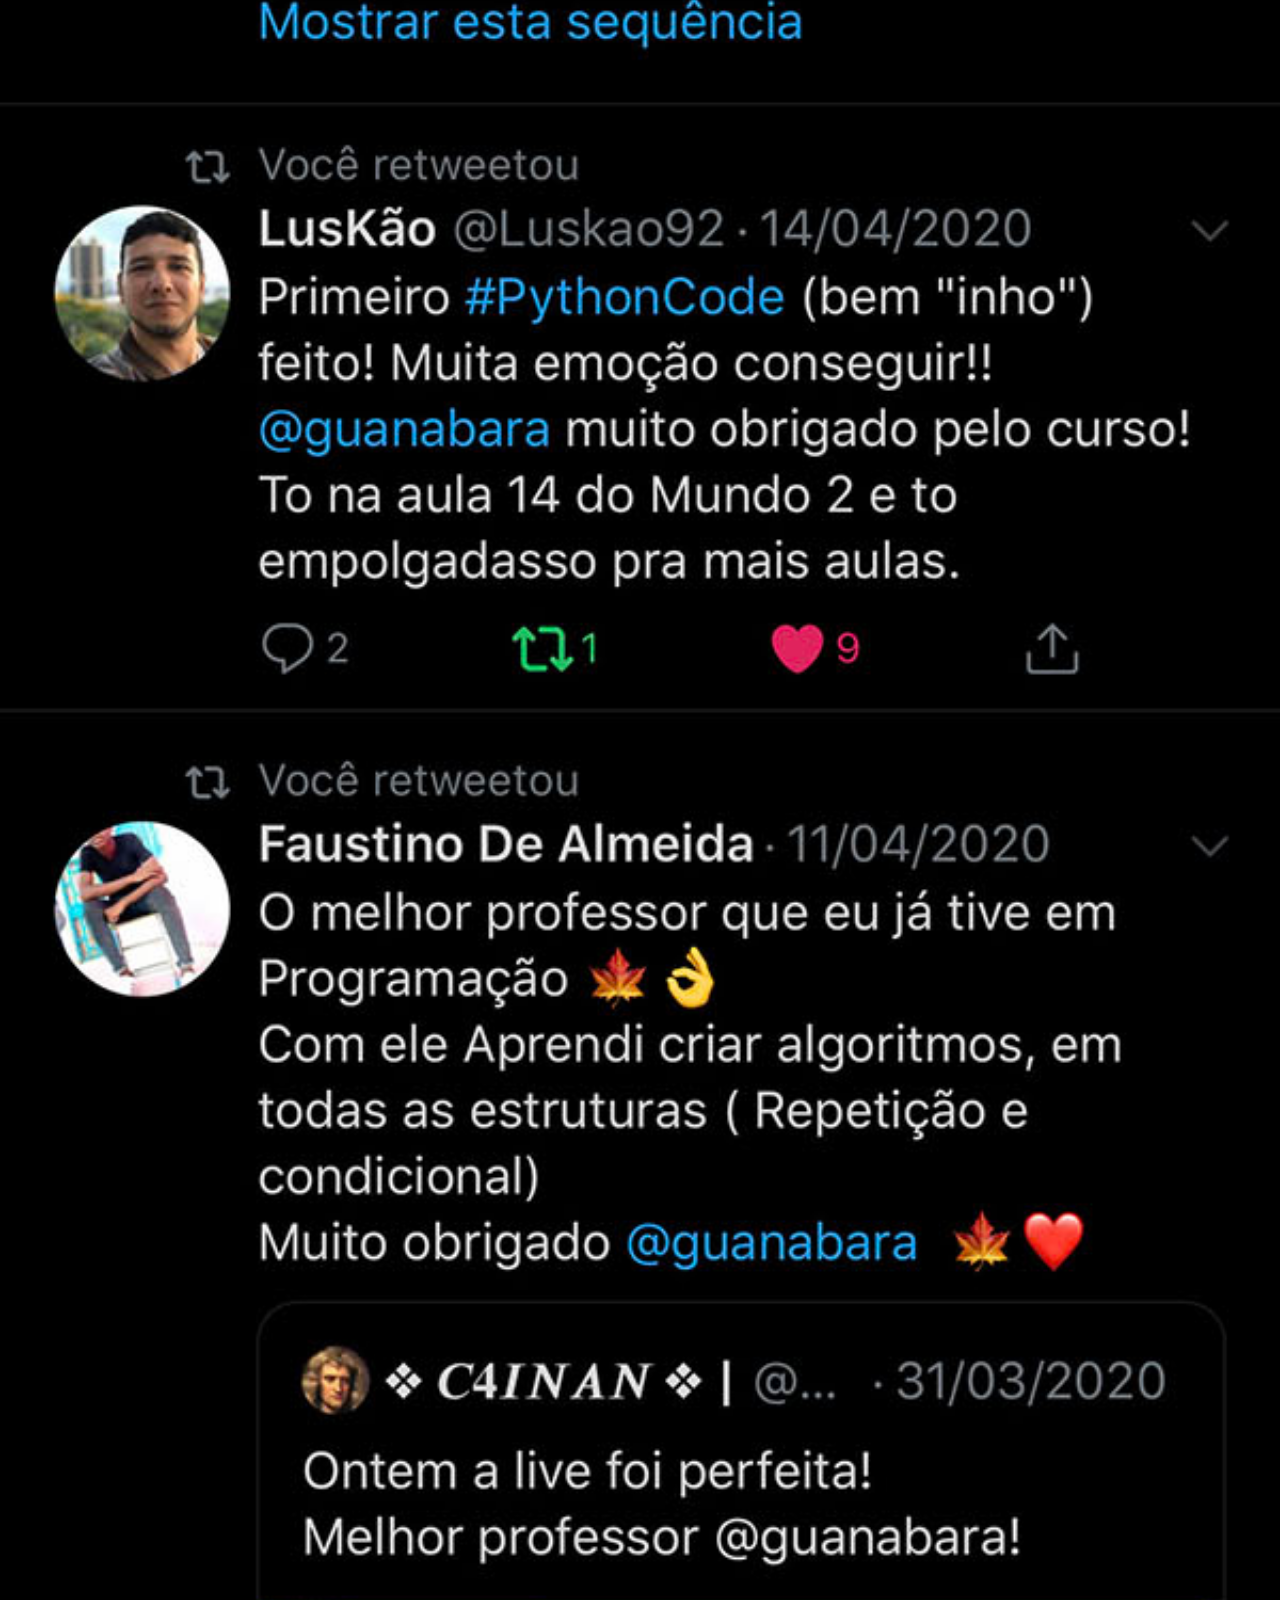
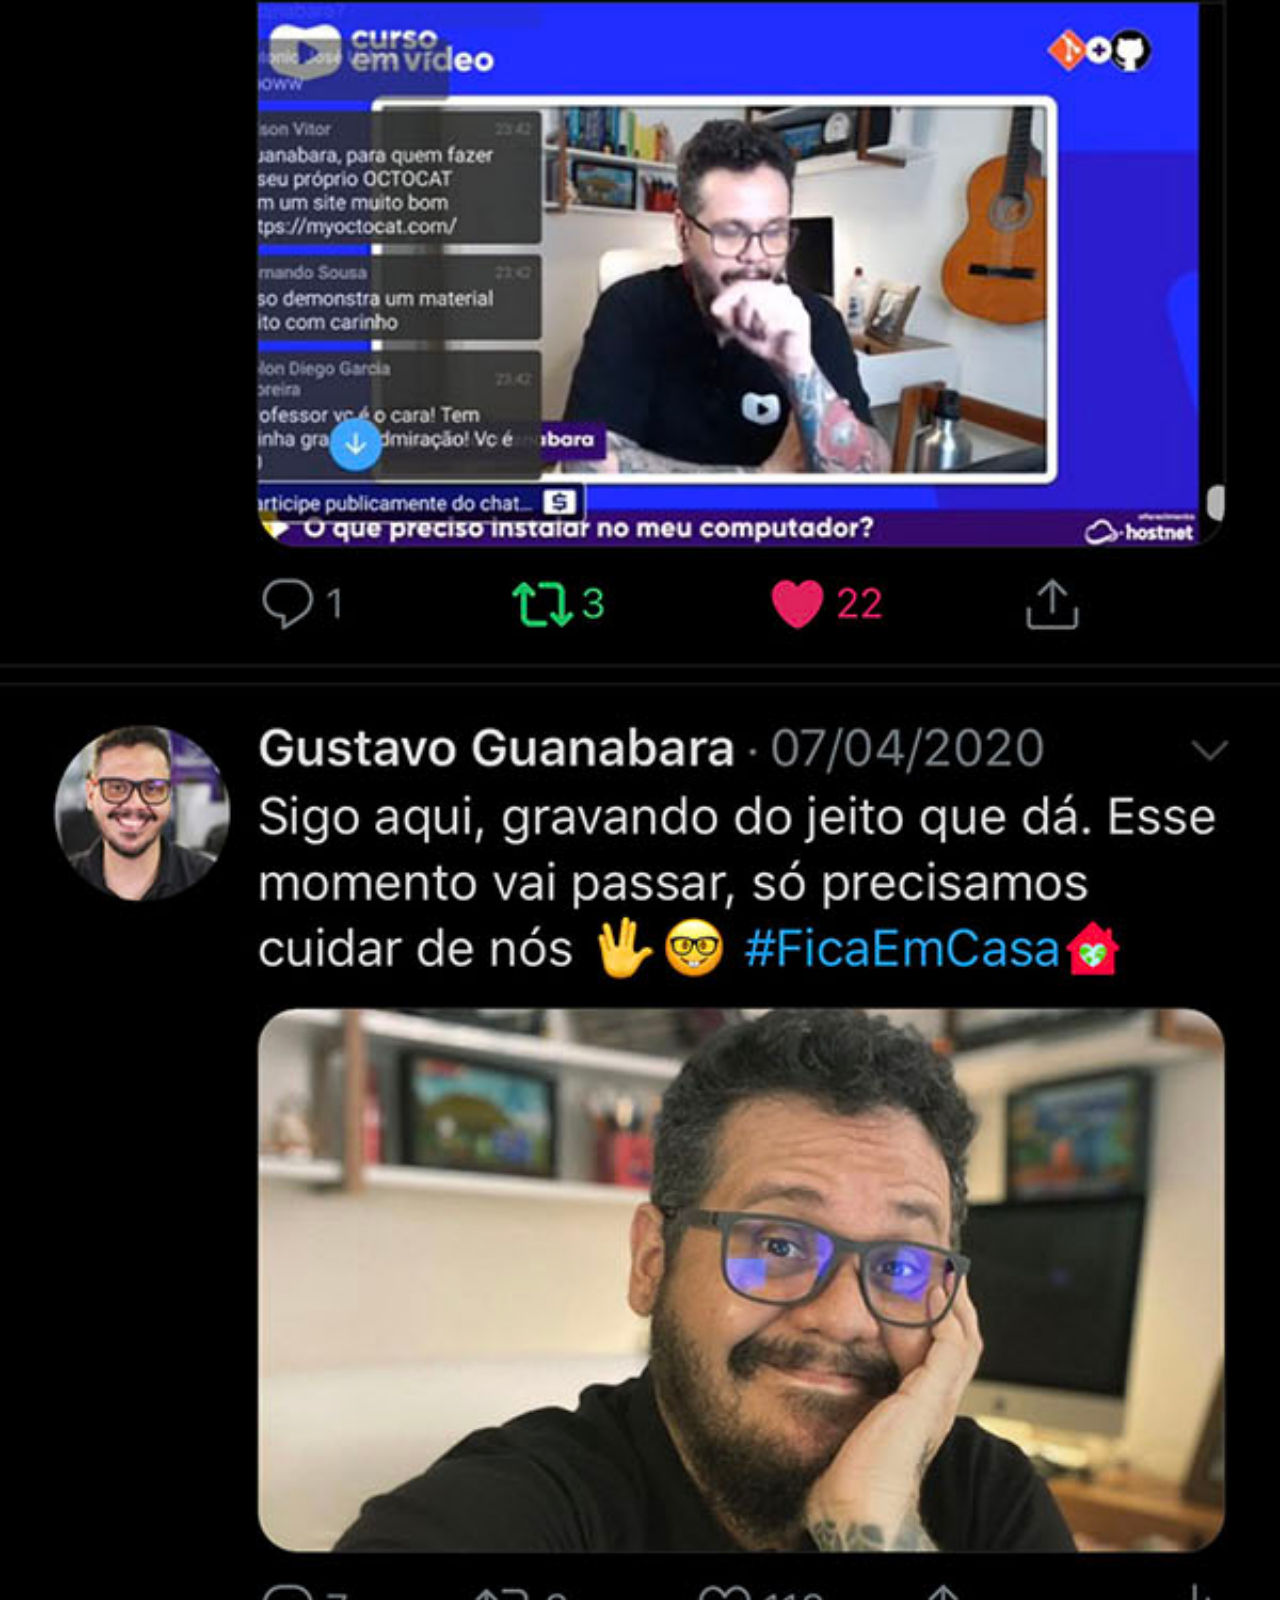
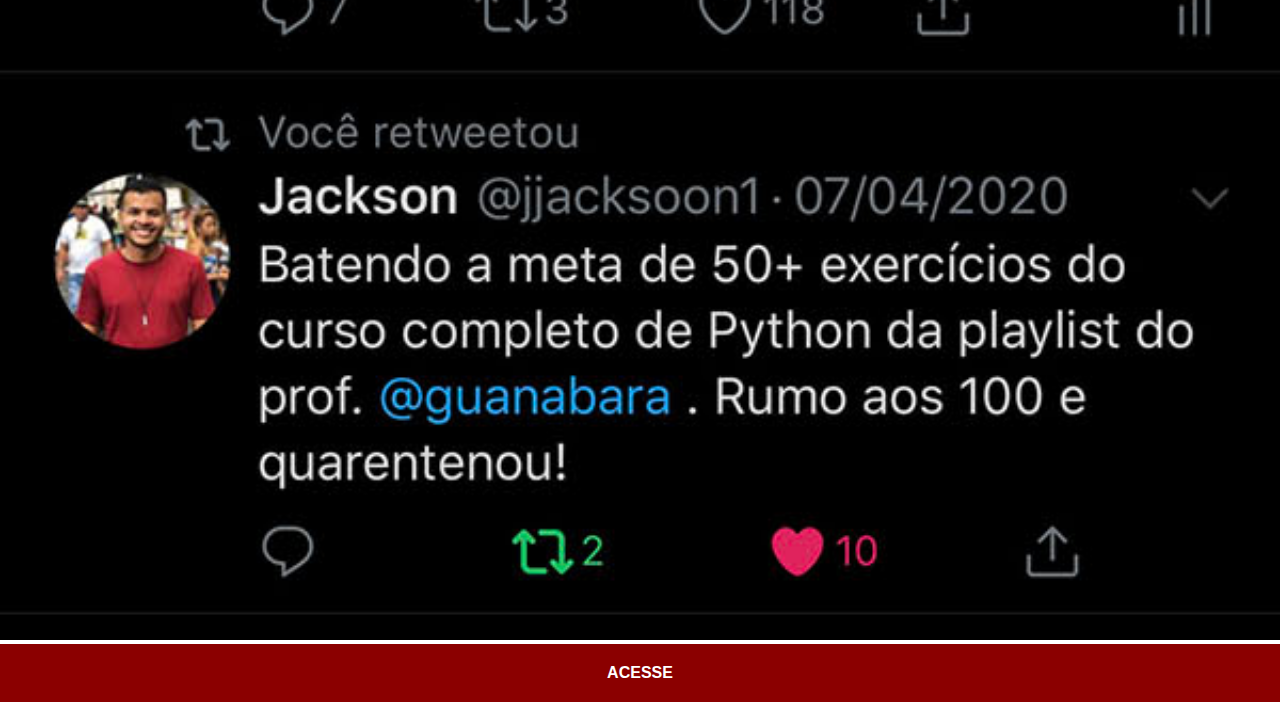
<file: twitter.html>
<!DOCTYPE html>
<html lang="pt-br">
<head>
    <meta charset="UTF-8">
    <meta http-equiv="X-UA-Compatible" content="IE=edge">
    <meta name="viewport" content="width=device-width, initial-scale=1.0">
    <title>Twitter</title>
    <link rel="stylesheet" href="estilos/social.css">
</head>
<body>
    <img src="imagens/tela-twitter.jpg" alt="Twitter">
    <a href="https://twitter.com/guanabara" target="_blank">ACESSE</a>
</body>
</html>
</file>
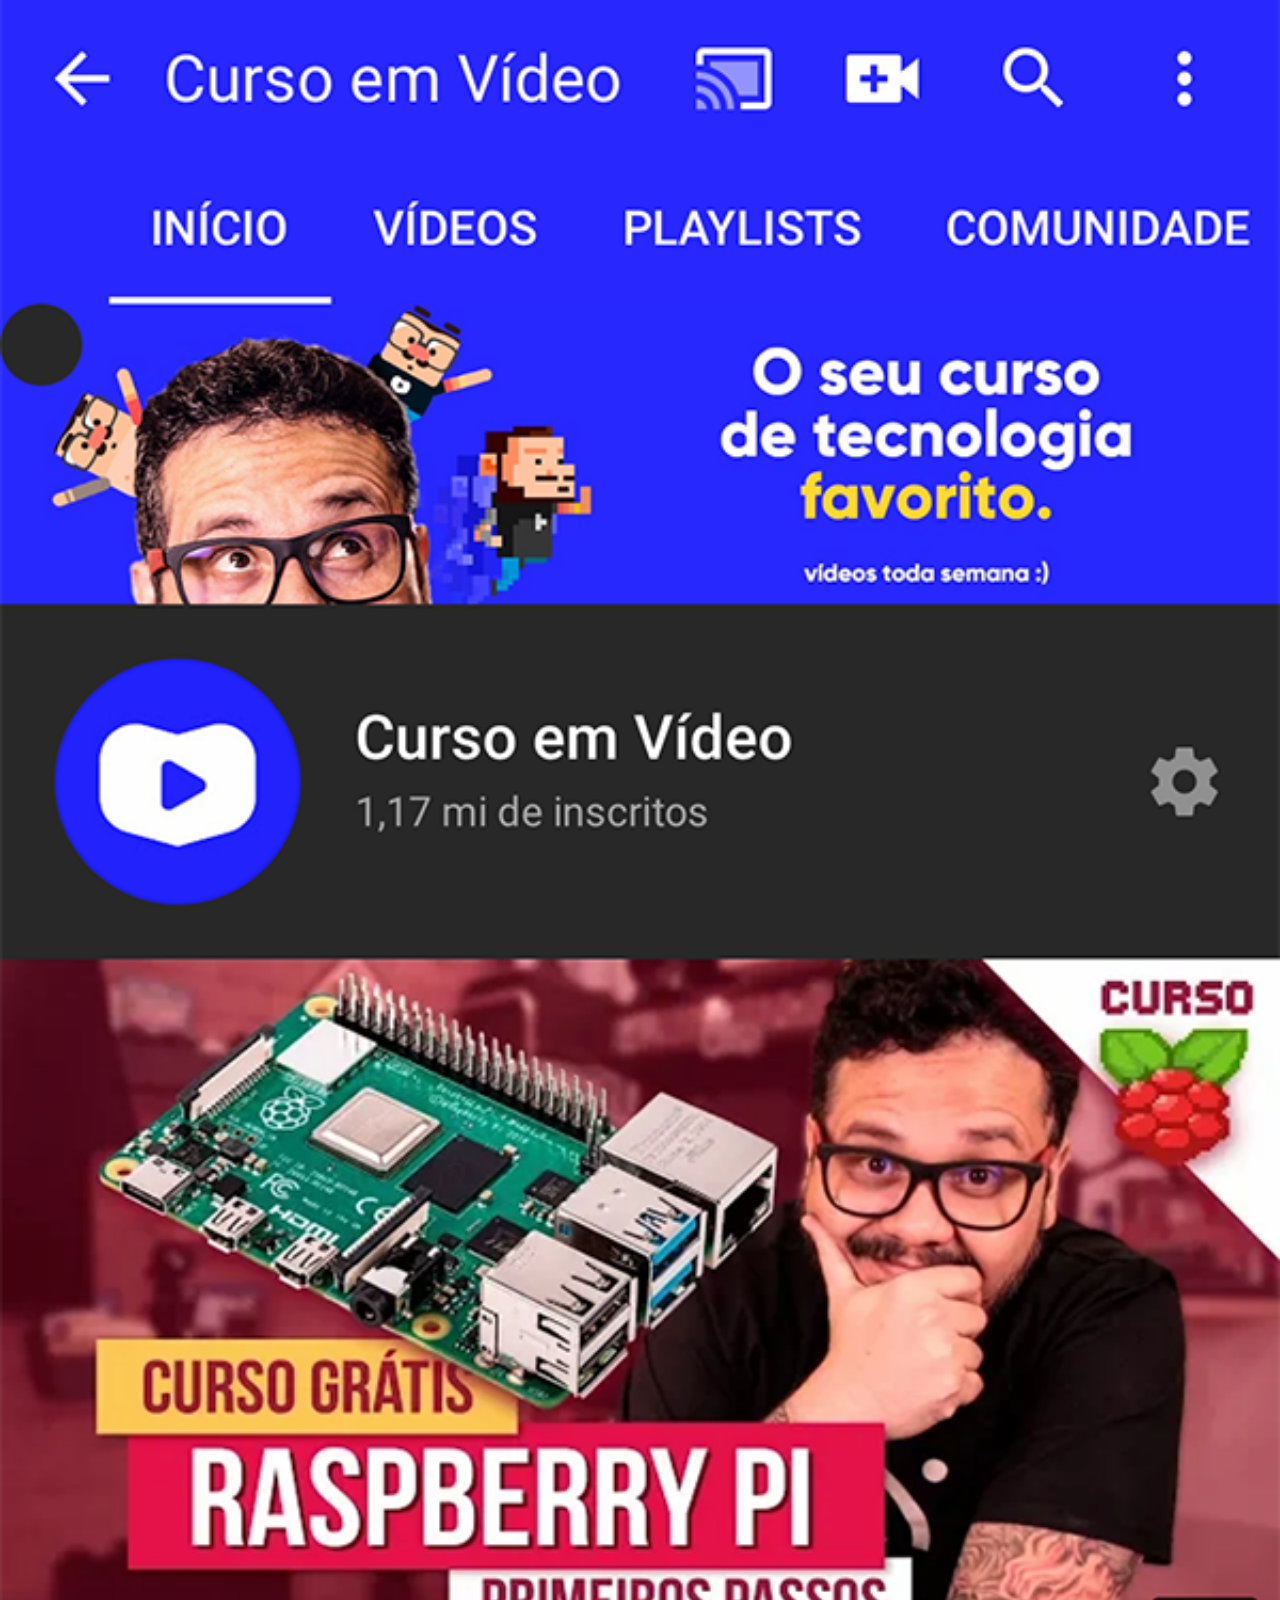
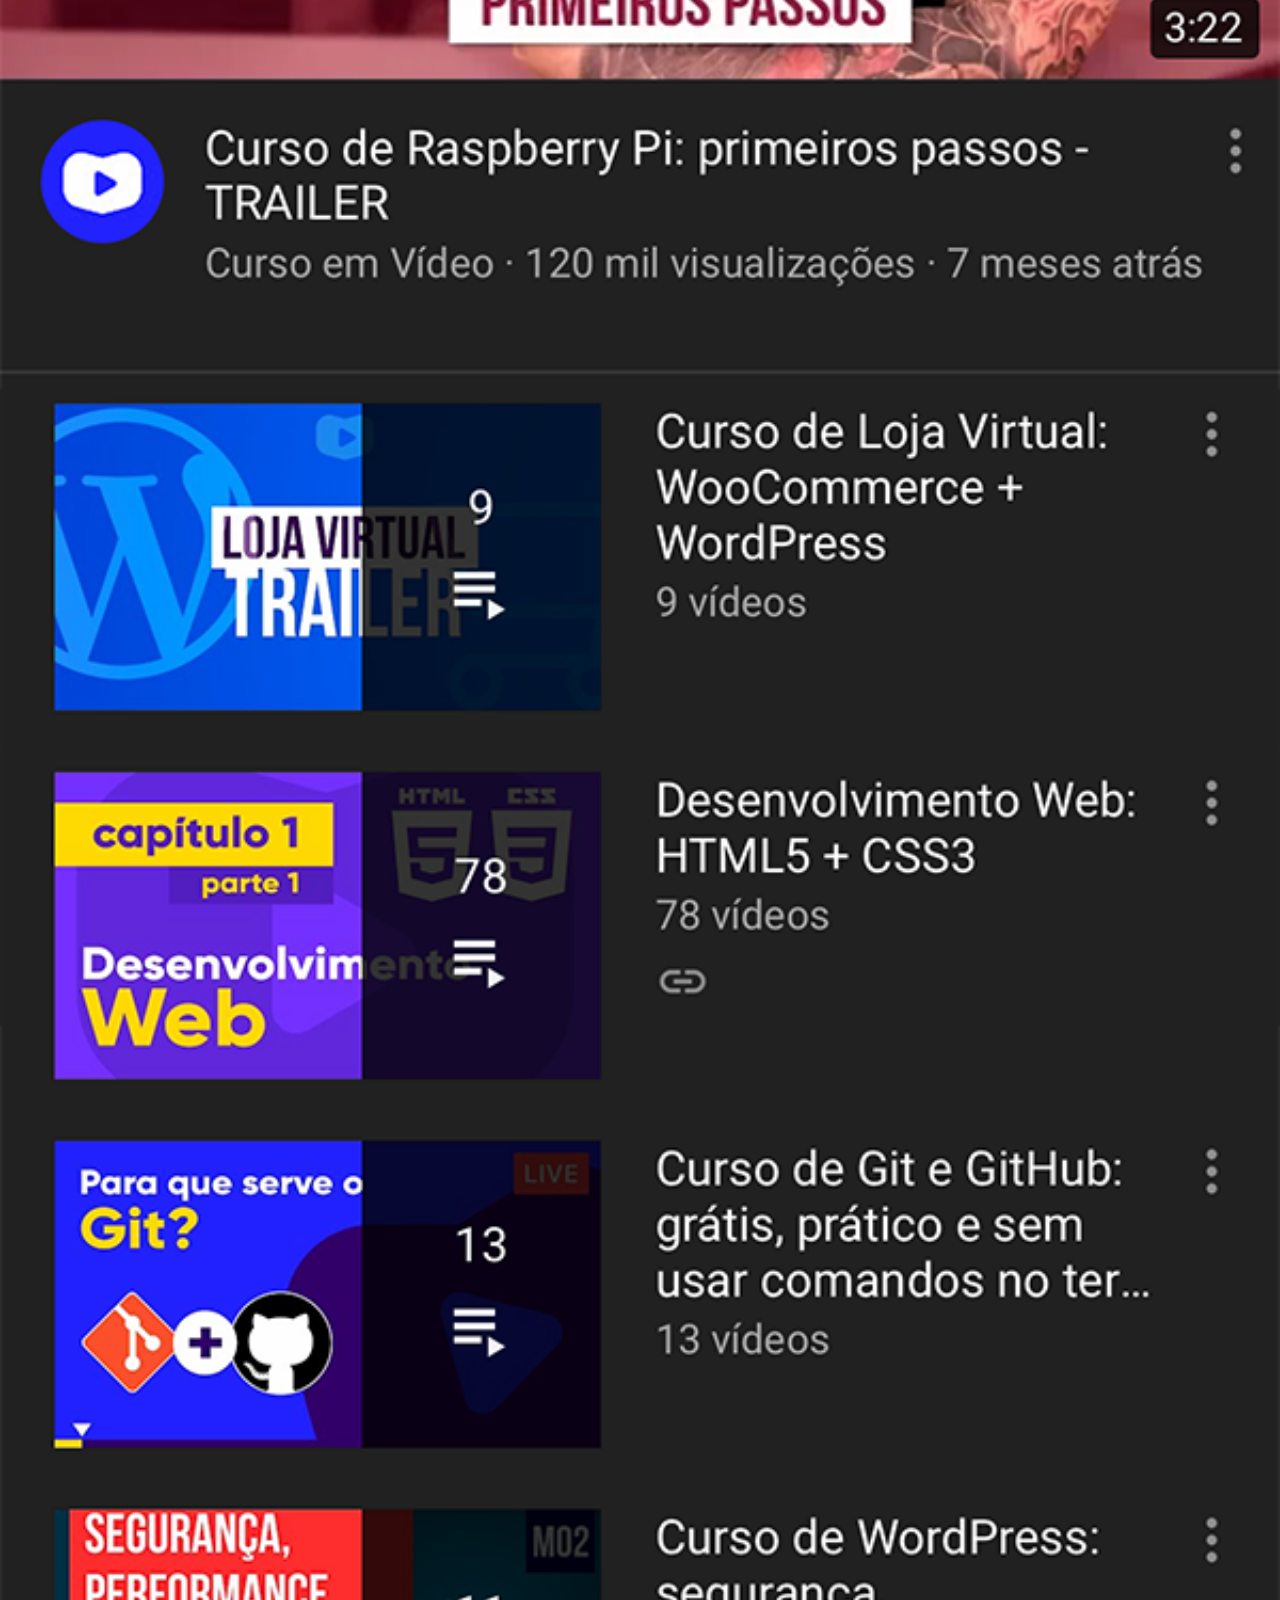
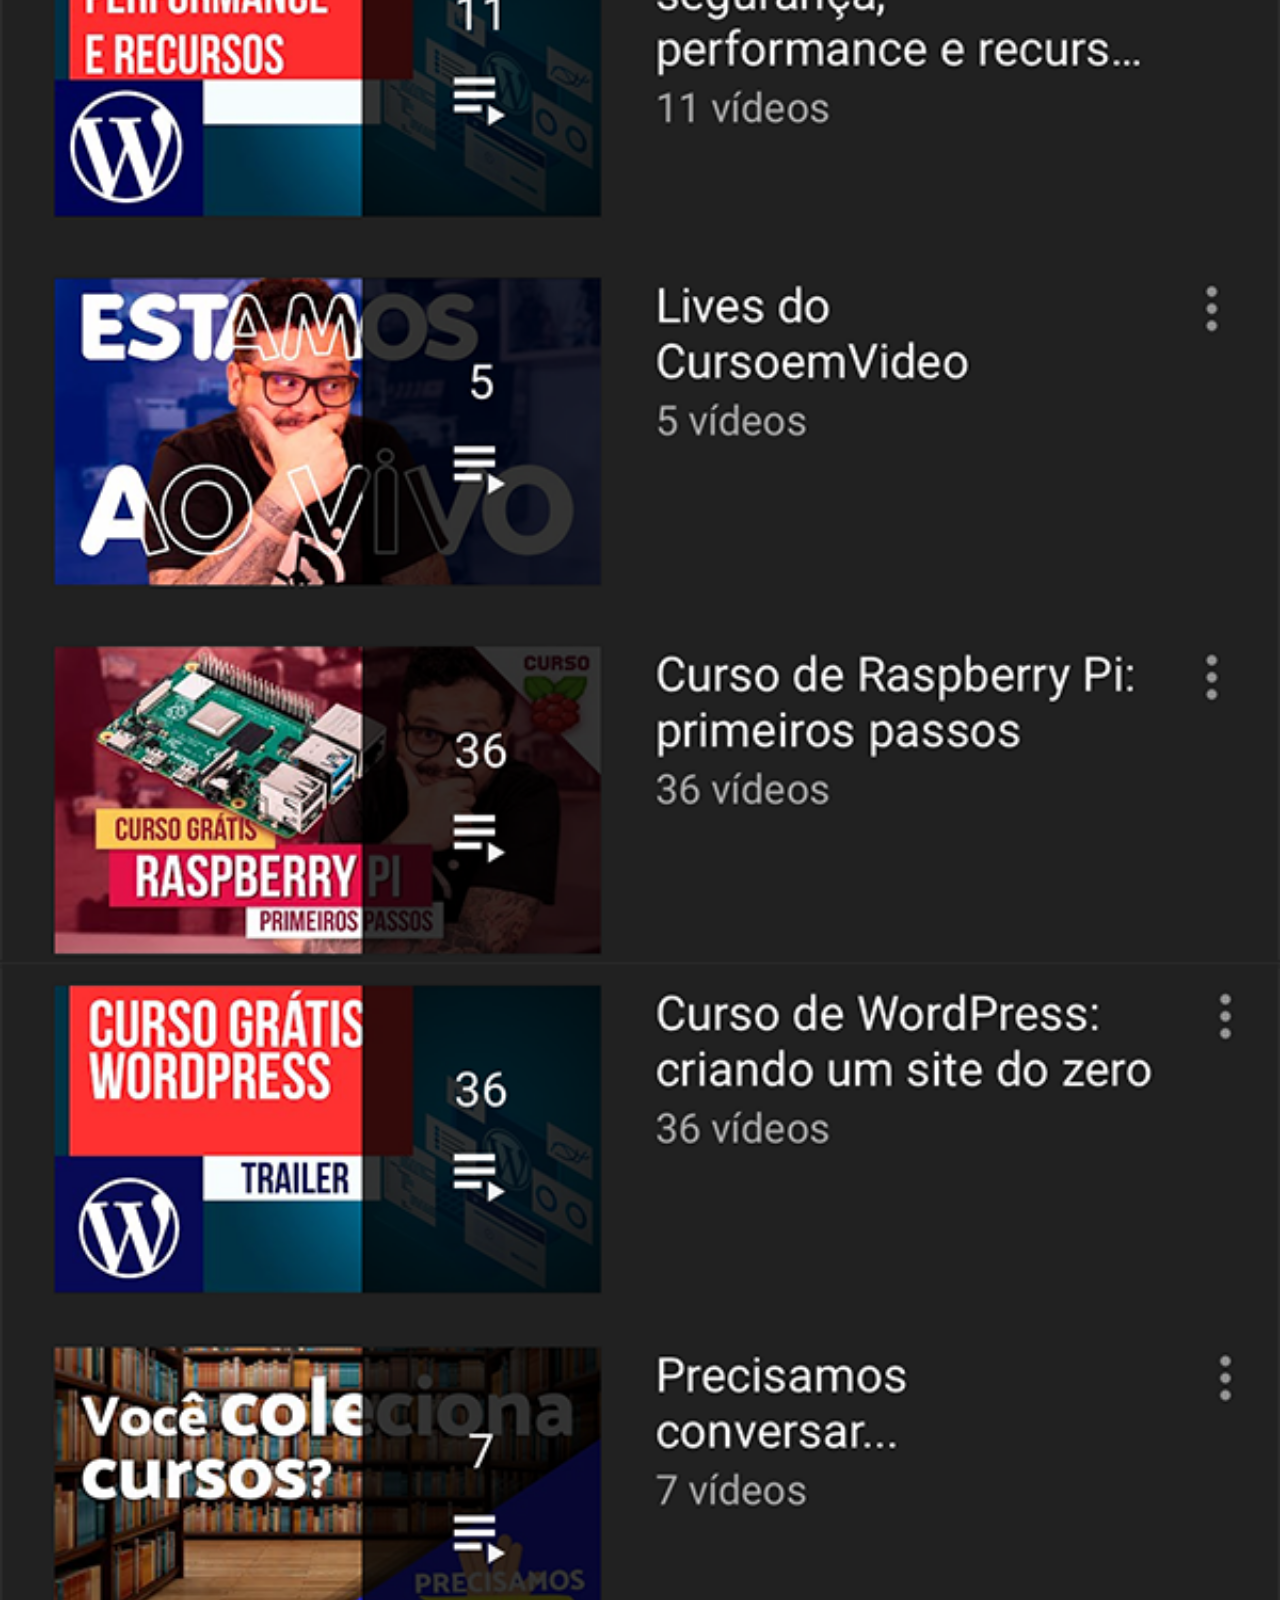
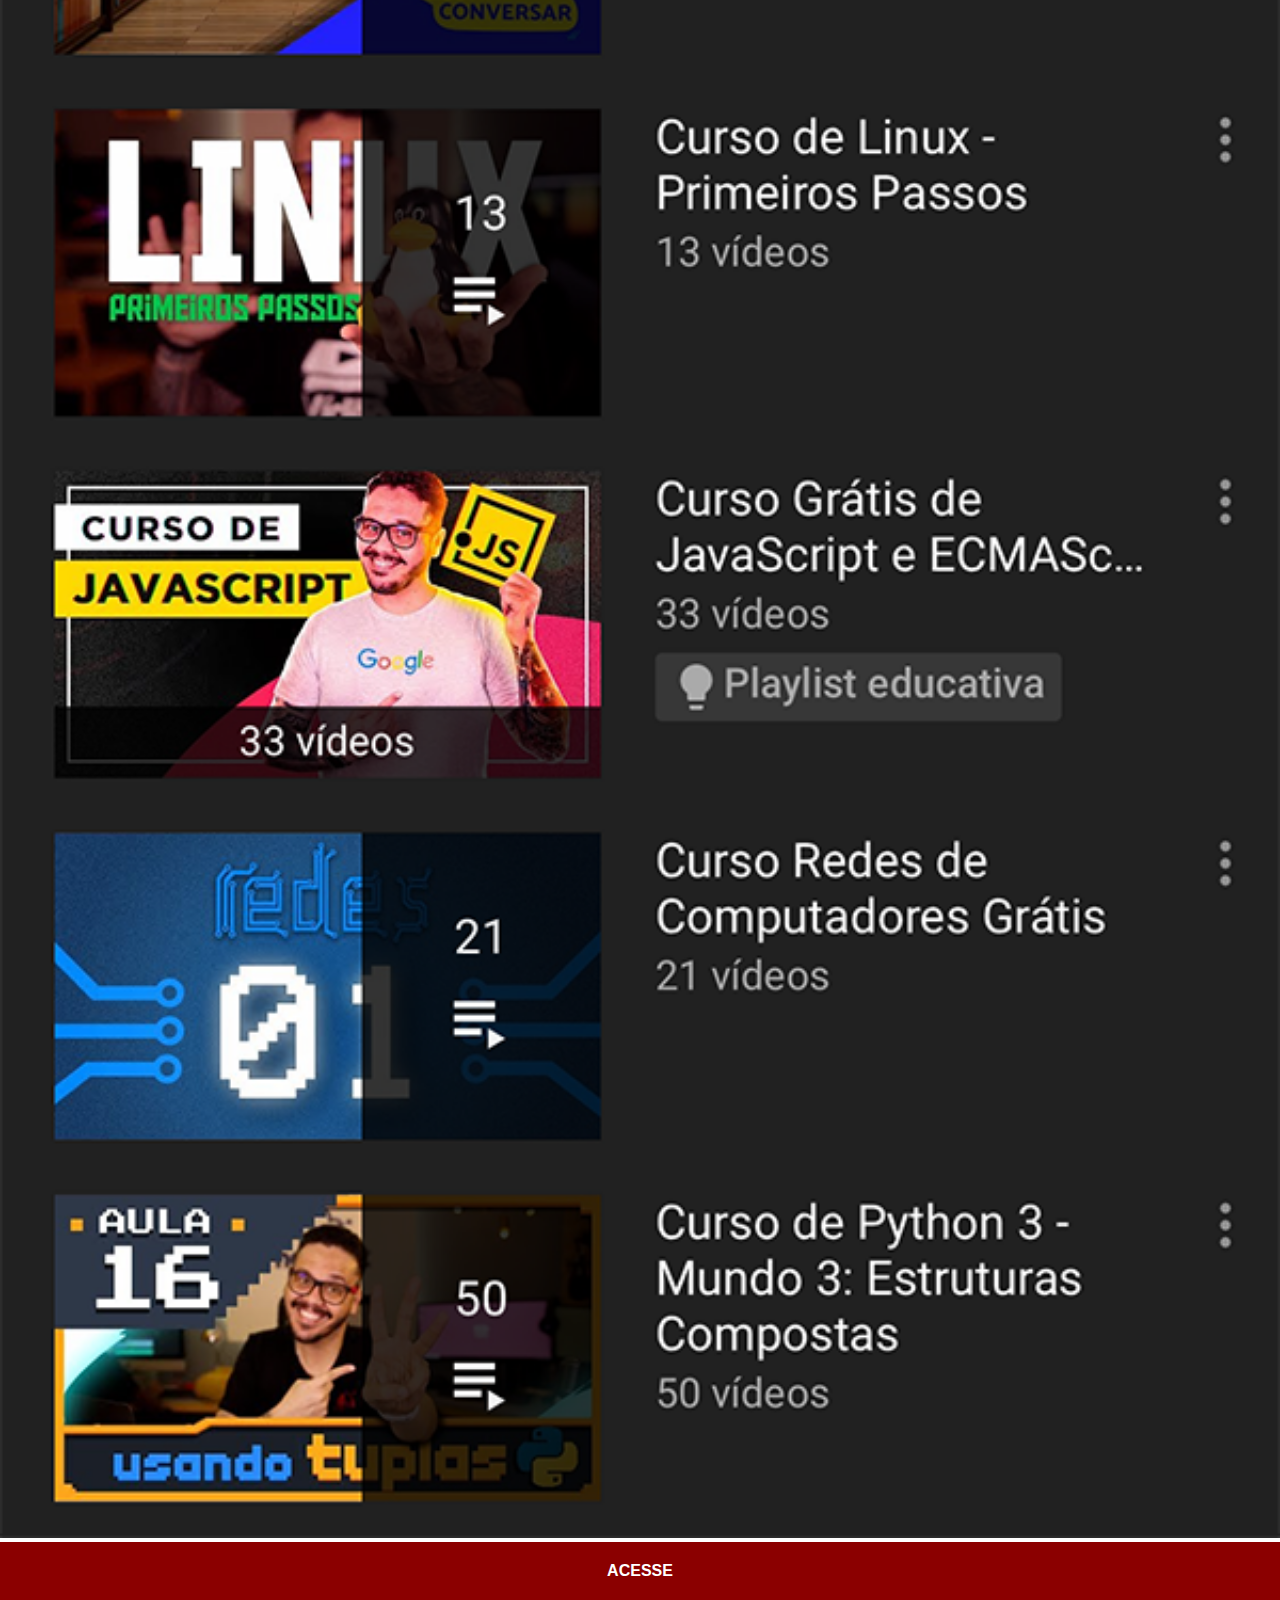
<file: youtube.html>
<!DOCTYPE html>
<html lang="pt-br">
<head>
    <meta charset="UTF-8">
    <meta http-equiv="X-UA-Compatible" content="IE=edge">
    <meta name="viewport" content="width=device-width, initial-scale=1.0">
    <title>YouTube</title>
    <link rel="stylesheet" href="estilos/social.css">
</head>
<body>
    <img src="imagens/tela-youtube.png" alt="YouTube">
    <a href="https://www.youtube.com/@CursoemVideo/playlists" target="_blank">ACESSE</a>
</body>
</html>
</file>
<file: estilos/style.css>
@charset "UTF-8";

*{
    margin: 0px;
    padding: 0px;
    font-family: Arial, Helvetica, sans-serif;
}

html, body{
    height: 100vh;
    width: 100vw;
    background-color: gray;
}
body{
    background: url('../imagens/fundo-madeira.jpg') no-repeat top center;
    background-size: cover;
    background-attachment: fixed;
}

main{
    position: relative;
    height: 100vh;
}

section#telefone{
    position: absolute;
    top: 50%;
    left: 50%;
    transform: translate(-50%, -50%);

    height: 627px;
    width: 311px;
    background: url('../imagens/frame-iphone.png') no-repeat;
}

iframe#tela{
    position: relative;
    top: 80px;
    left: 22px;
    width: 267px;
    height: 471px;
}

section#redes-sociais{
    text-align: right;
}

section#redes-sociais img {
    width: 50px;
    margin: 10px;
    border-radius: 50%;
    box-shadow: 2px 2px 5px rgba(0, 0, 0, 0.39);
    box-sizing: border-box;
}

section#redes-sociais img:hover{
    border: 2px solid rgba(255, 255, 255, 0.603);
    transform: translate(-3px, -3px);
    box-shadow: 5px 5px 10px rgba(0, 0, 0, 0.616);
    transition: transform .2s, border .3s;
}
</file>
<file: estilos/social.css>
@charset "UTF-8";

*{
    margin: 0px;
    padding: 0px;
    font-family: Arial, Helvetica, sans-serif;
}

::-webkit-scrollbar{
    width: 0px;
    height: 0px;
}

img{
    width: 100vw;

}
a{
    display: block;
    background-color: darkred;
    color: white;
    padding: 20px;
    text-align: center;
    font-weight: bolder;
    text-decoration: none;
}
a:hover{
    background-color: red;
}
</file>
